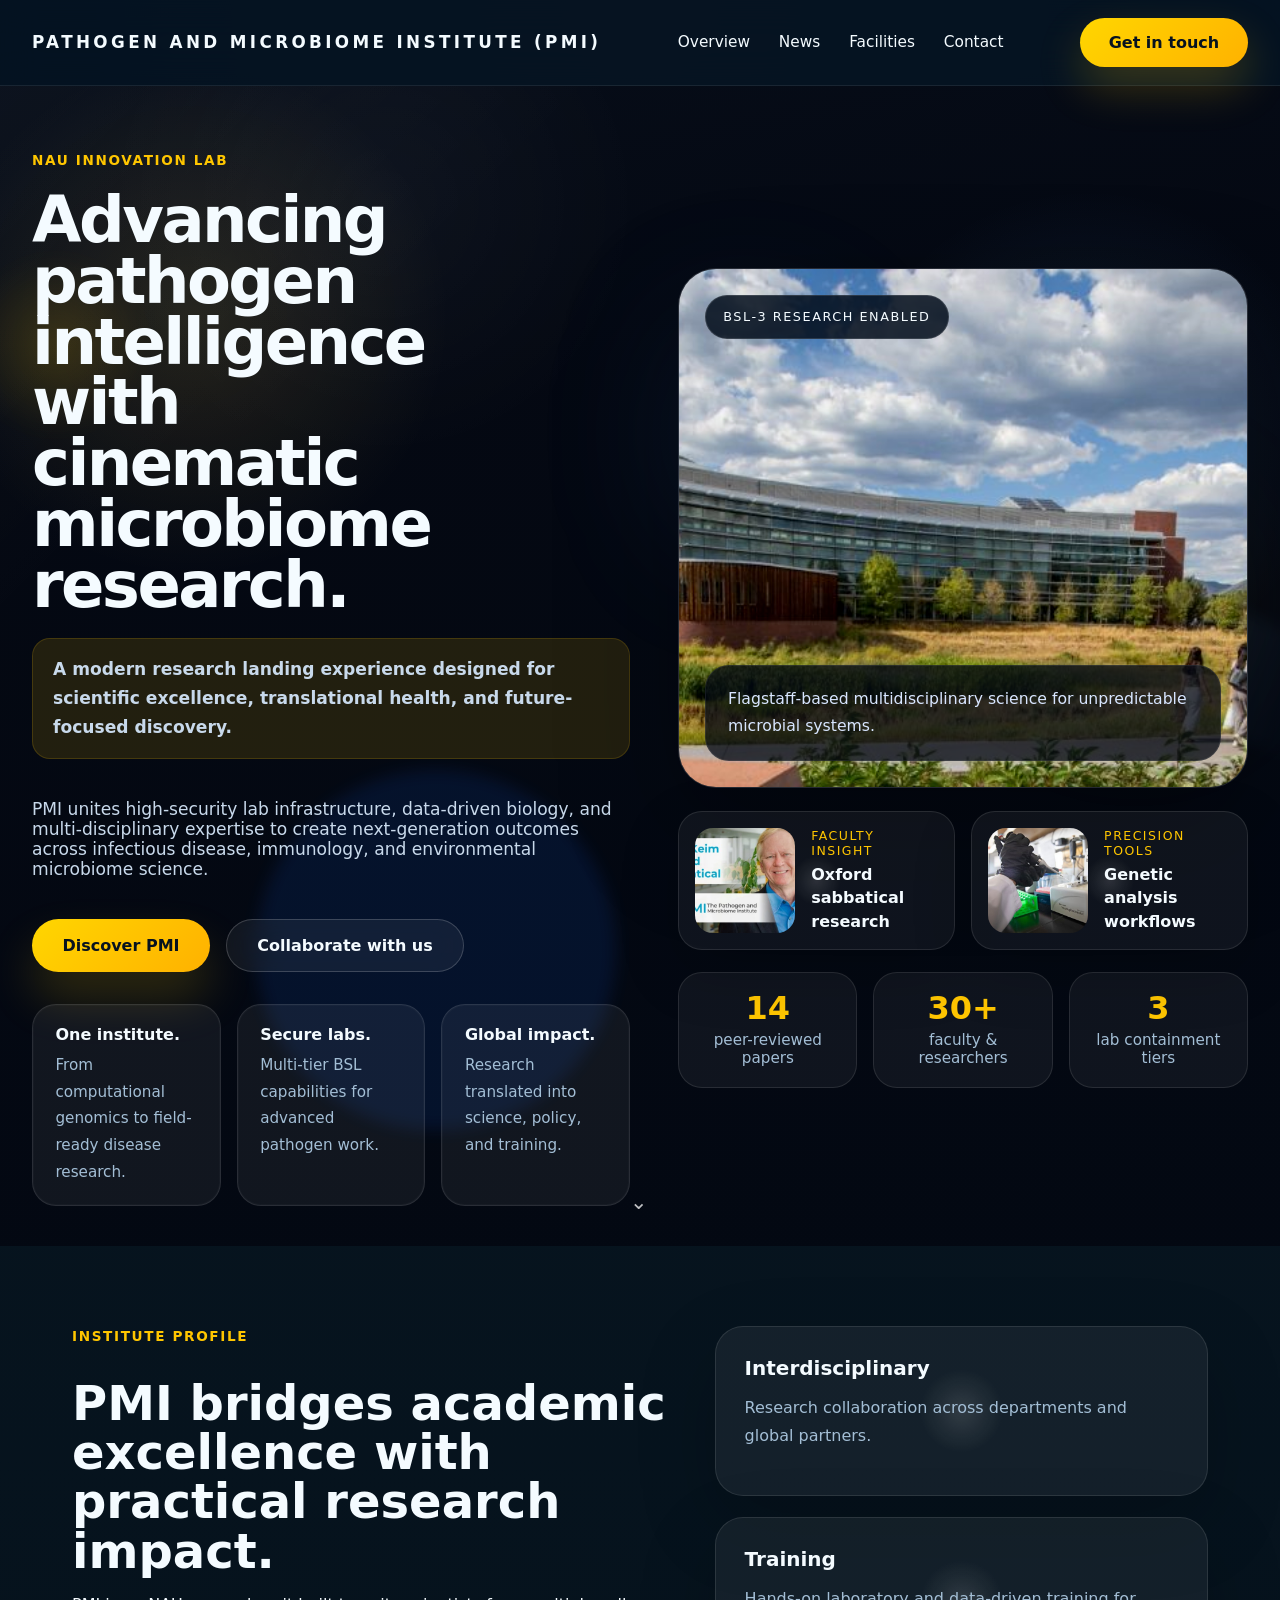
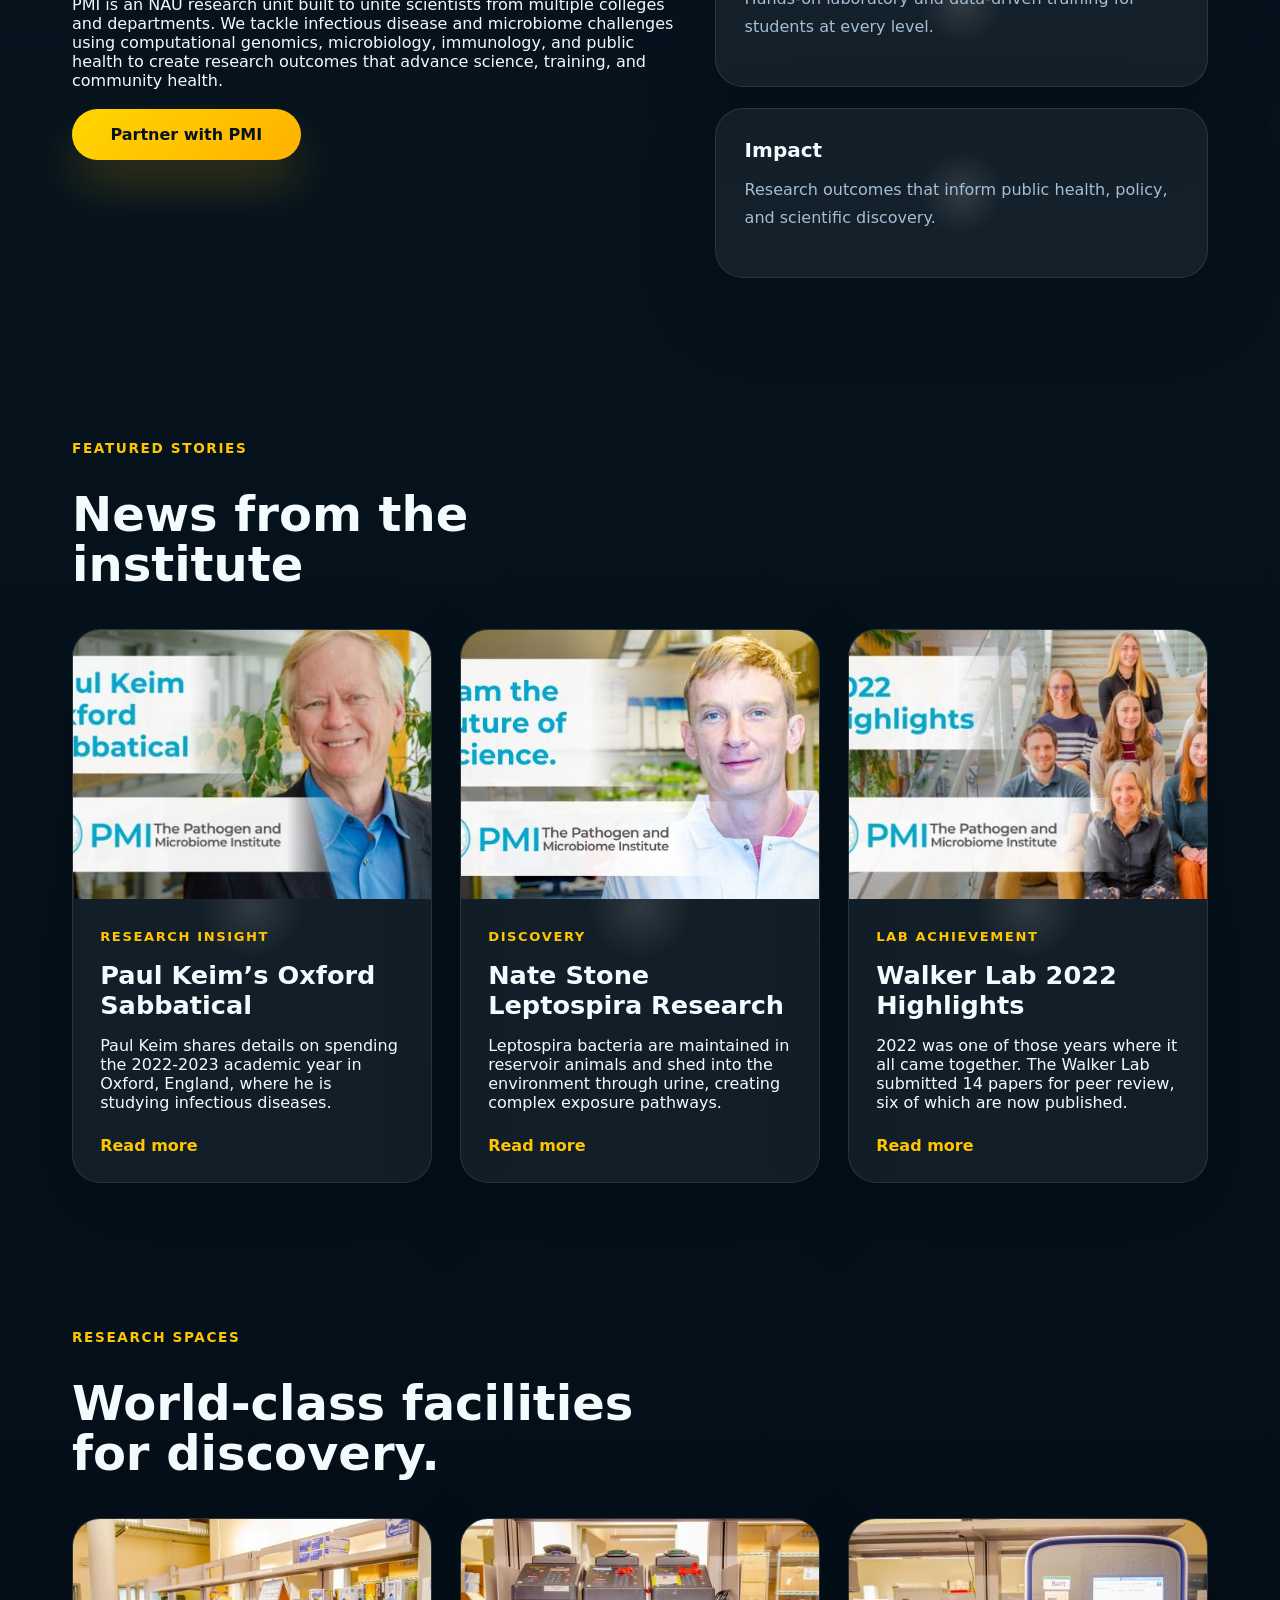
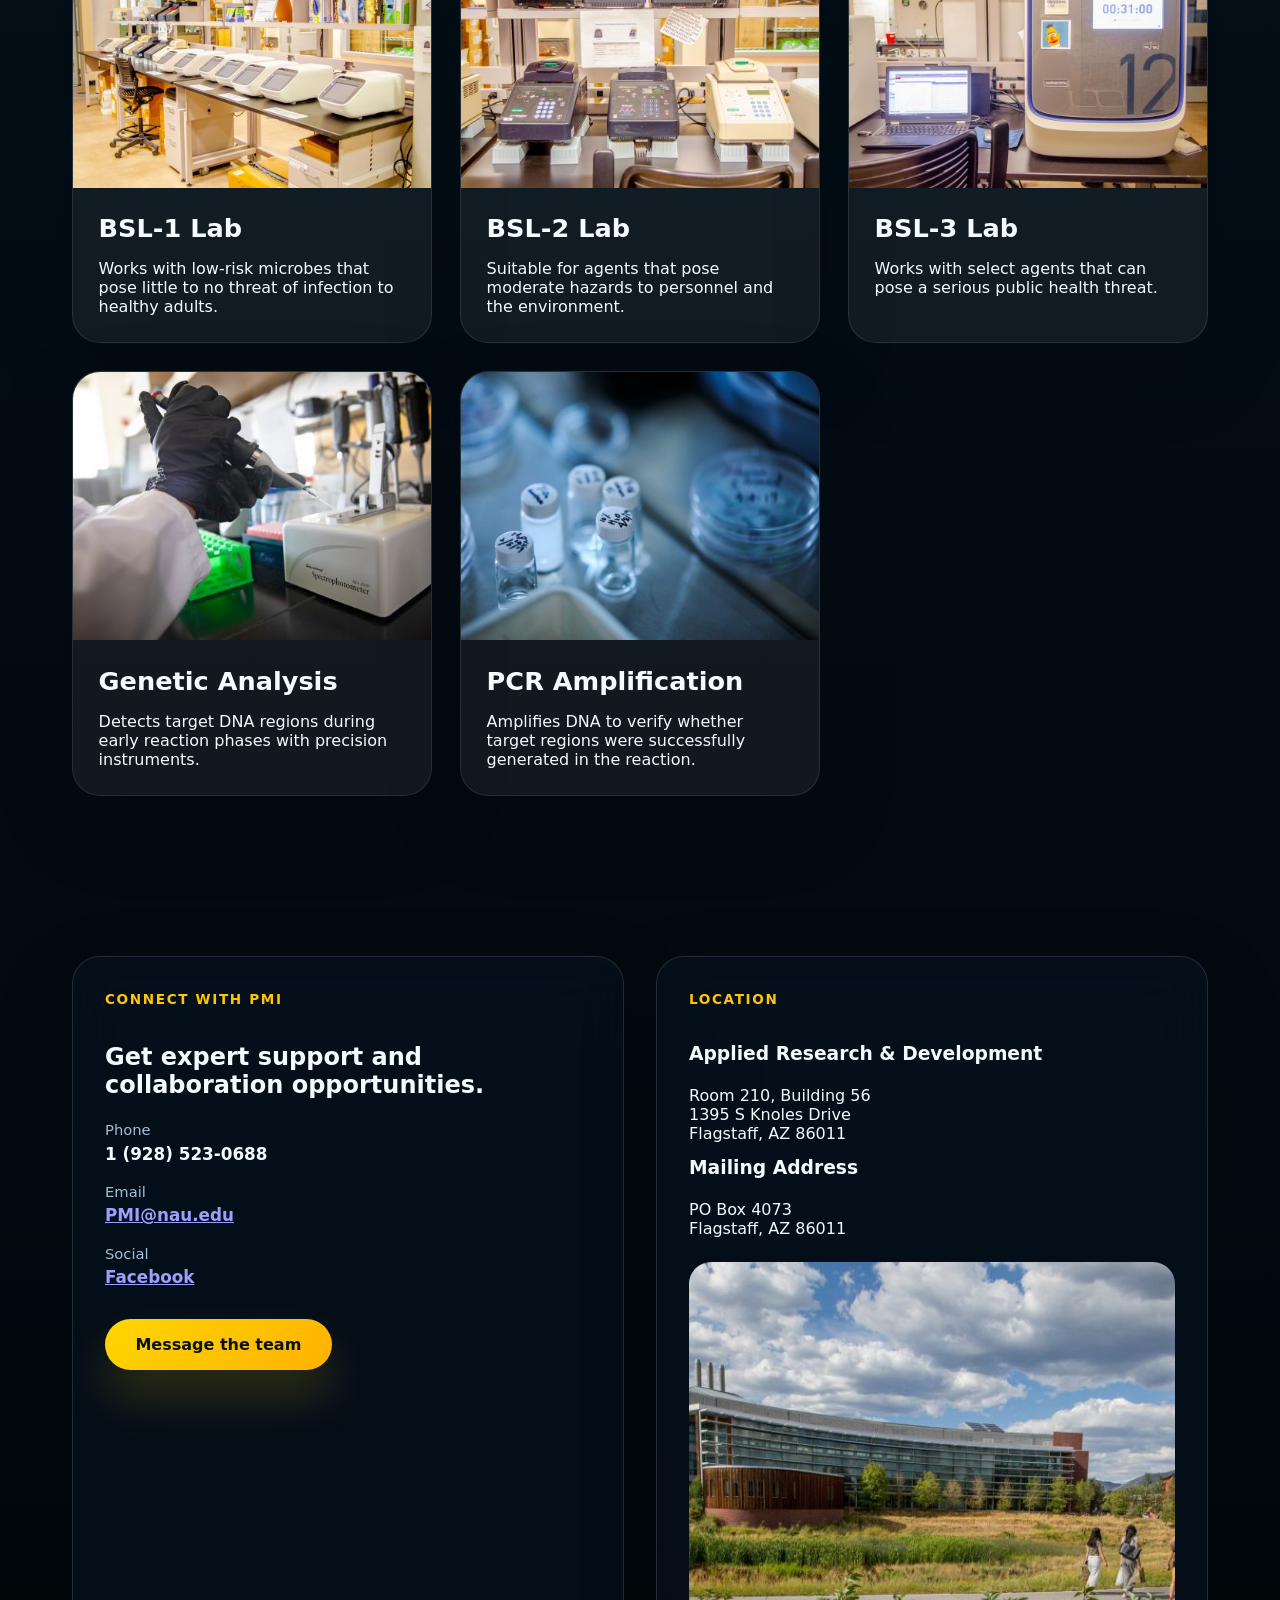
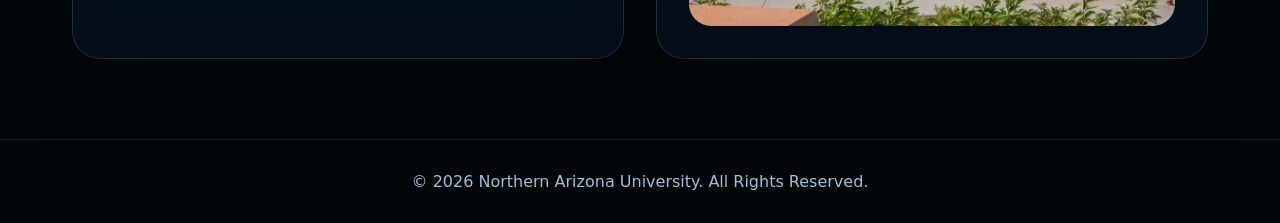
<file: index.html>
<!DOCTYPE html>
<html lang="en">
<head>
    <meta charset="UTF-8">
    <meta name="viewport" content="width=device-width, initial-scale=1.0">
    <title>The Pathogen & Microbiome Institute | Northern Arizona University</title>
    <link rel="stylesheet" href="css/style.css">
</head>
<body>
    <a class="skip-link" href="#main-content">Skip to content</a>

    <header class="site-header">
        <div class="header-shell">
            <a href="#" class="brand-mark">Pathogen and Microbiome Institute (PMI)</a>
            <nav class="site-nav" aria-label="Primary navigation">
                <a href="#overview">Overview</a>
                <a href="#news">News</a>
                <a href="#facilities">Facilities</a>
                <a href="#contact">Contact</a>
            </nav>
            <a href="#contact" class="nav-cta">Get in touch</a>
        </div>
    </header>

    <main id="main-content">
        <section class="hero reveal" id="hero">
            <div class="hero-shell">
                <div class="hero-copy">
                    <span class="eyebrow">NAU Innovation Lab</span>
                    <div class="hero-title-wrap">
                        <h1>Advancing pathogen intelligence with cinematic microbiome research.</h1>
                        <p class="hero-kicker">A modern research landing experience designed for scientific excellence, translational health, and future-focused discovery.</p>
                    </div>
                    <p>PMI unites high-security lab infrastructure, data-driven biology, and multi-disciplinary expertise to create next-generation outcomes across infectious disease, immunology, and environmental microbiome science.</p>
                    <div class="hero-actions">
                        <a href="#overview" class="btn btn-primary">Discover PMI</a>
                        <a href="#contact" class="btn btn-secondary">Collaborate with us</a>
                    </div>
                    <div class="hero-highlights">
                        <div class="hero-highlight">
                            <strong>One institute.</strong>
                            <span>From computational genomics to field-ready disease research.</span>
                        </div>
                        <div class="hero-highlight">
                            <strong>Secure labs.</strong>
                            <span>Multi-tier BSL capabilities for advanced pathogen work.</span>
                        </div>
                        <div class="hero-highlight">
                            <strong>Global impact.</strong>
                            <span>Research translated into science, policy, and training.</span>
                        </div>
                    </div>
                </div>

                <div class="hero-media">
                    <div class="hero-media__scene">
                        <div class="hero-media__backdrop"></div>
                        <div class="hero-frame interactive-card">
                            <img src="assets/Images/PMI_Building.jpg" alt="PMI building entrance" loading="eager">
                            <div class="hero-frame__badge">BSL-3 research enabled</div>
                            <div class="hero-frame__caption">Flagstaff-based multidisciplinary science for unpredictable microbial systems.</div>
                        </div>
                        <div class="hero-mini-grid">
                            <article class="hero-mini-card interactive-card">
                                <img src="assets/Images/Paul Keims Oxford Sabbatical.jpg" alt="Oxford Sabbatical" loading="lazy">
                                <div>
                                    <span>Faculty Insight</span>
                                    <strong>Oxford sabbatical research</strong>
                                </div>
                            </article>
                            <article class="hero-mini-card interactive-card">
                                <img src="assets/Images/Genetic analysis.jpg" alt="Genetic Analysis" loading="lazy">
                                <div>
                                    <span>Precision tools</span>
                                    <strong>Genetic analysis workflows</strong>
                                </div>
                            </article>
                        </div>
                        <div class="hero-stat-panel">
                            <div>
                                <strong>14</strong>
                                <span>peer-reviewed papers</span>
                            </div>
                            <div>
                                <strong>30+</strong>
                                <span>faculty & researchers</span>
                            </div>
                            <div>
                                <strong>3</strong>
                                <span>lab containment tiers</span>
                            </div>
                        </div>
                    </div>
                </div>
            </div>
            <div class="hero-shapes">
                <div class="shape shape--circle"></div>
                <div class="shape shape--stripe"></div>
                <div class="shape shape--blur"></div>
            </div>
            <div class="hero-scroll-indicator">
                <!--<span>Scroll</span>-->
                <span class="arrow">⌄</span>
            </div>
        </section>

        <section class="overview section-shell reveal" id="overview">
            <div class="section-grid">
                <div class="overview-copy">
                    <p class="section-label">Institute profile</p>
                    <h2>PMI bridges academic excellence with practical research impact.</h2>
                    </br>
                    <p>PMI is an NAU research unit built to unite scientists from multiple colleges and departments. We tackle infectious disease and microbiome challenges using computational genomics, microbiology, immunology, and public health to create research outcomes that advance science, training, and community health.</p>
                </br>
                    <a href="#contact" class="btn btn-primary btn-medium">Partner with PMI</a>
                </div>
                <div class="overview-cards">
                    <article class="stat-card interactive-card" data-title="Interdisciplinary" data-description="Computational biology, genomics, immunology, and public health under one institute.">
                        <h3>Interdisciplinary</h3>
                        <p>Research collaboration across departments and global partners.</p>
                    </article>
                    <article class="stat-card interactive-card" data-title="Training" data-description="Hands-on laboratory and data-driven training for students at every level.">
                        <h3>Training</h3>
                        <p>Hands-on laboratory and data-driven training for students at every level.</p>
                    </article>
                    <article class="stat-card interactive-card" data-title="Impact" data-description="Research outcomes that inform public health, policy, and scientific discovery.">
                        <h3>Impact</h3>
                        <p>Research outcomes that inform public health, policy, and scientific discovery.</p>
                    </article>
                </div>
            </div>
        </section>

        <section class="news section-shell reveal" id="news">
            <div class="section-heading">
                <p class="section-label">Featured stories</p>
                <h2>News from the institute</h2>
            </div>
            <div class="news-grid">
                <article class="news-card interactive-card" data-title="Oxford Sabbatical" data-description="Professor Paul Keim shares insights from his year at Oxford studying infectious diseases.">
                    <img src="assets/Images/Paul Keims Oxford Sabbatical.jpg" alt="Oxford Sabbatical" loading="lazy">
                    <div class="news-copy">
                        <span class="news-tag">Research insight</span>
                        <h3>Paul Keim’s Oxford Sabbatical</h3>
                        <p>Paul Keim shares details on spending the 2022-2023 academic year in Oxford, England, where he is studying infectious diseases.</p>
                        <a href="#" class="news-link">Read more</a>
                    </div>
                </article>
                <article class="news-card interactive-card" data-title="Leptospira Research" data-description="Nate Stone investigates reservoir hosts and environmental transmission pathways.">
                    <img src="assets/Images/Nate Store.jpg" alt="Leptospira Research" loading="lazy">
                    <div class="news-copy">
                        <span class="news-tag">Discovery</span>
                        <h3>Nate Stone Leptospira Research</h3>
                        <p>Leptospira bacteria are maintained in reservoir animals and shed into the environment through urine, creating complex exposure pathways.</p>
                        <a href="#" class="news-link">Read more</a>
                    </div>
                </article>
                <article class="news-card interactive-card" data-title="Walker Lab" data-description="Walker Lab research achievements include 14 submissions and six published papers in one year.">
                    <img src="assets/Images/Walker Lab 2022.jpg" alt="Walker Lab Highlights" loading="lazy">
                    <div class="news-copy">
                        <span class="news-tag">Lab achievement</span>
                        <h3>Walker Lab 2022 Highlights</h3>
                        <p>2022 was one of those years where it all came together. The Walker Lab submitted 14 papers for peer review, six of which are now published.</p>
                        <a href="#" class="news-link">Read more</a>
                    </div>
                </article>
            </div>
        </section>

        <section class="facilities section-shell reveal" id="facilities">
            <div class="section-heading">
                <p class="section-label">Research spaces</p>
                <h2>World-class facilities for discovery.</h2>
            </div>
            <div class="facilities-grid">
                <article class="facility-card interactive-card" data-title="BSL-1" data-description="Low-risk biology research in a mission-ready lab space.">
                    <img src="assets/Images/Facilities_BSL-1.jpg" alt="BSL-1 Lab" loading="lazy">
                    <div class="facility-copy">
                        <h3>BSL-1 Lab</h3>
                        <p>Works with low-risk microbes that pose little to no threat of infection to healthy adults.</p>
                    </div>
                </article>
                <article class="facility-card interactive-card" data-title="BSL-2" data-description="Moderate-hazard laboratory capabilities for advanced pathogen work.">
                    <img src="assets/Images/Facilities_BLS-2.jpg" alt="BSL-2 Lab" loading="lazy">
                    <div class="facility-copy">
                        <h3>BSL-2 Lab</h3>
                        <p>Suitable for agents that pose moderate hazards to personnel and the environment.</p>
                    </div>
                </article>
                <article class="facility-card interactive-card" data-title="BSL-3" data-description="Specialized containment for high-risk pathogen research.">
                    <img src="assets/Images/Facilities_BSL-3.jpg" alt="BSL-3 Lab" loading="lazy">
                    <div class="facility-copy">
                        <h3>BSL-3 Lab</h3>
                        <p>Works with select agents that can pose a serious public health threat.</p>
                    </div>
                </article>
                <article class="facility-card interactive-card" data-title="Genetic Analysis" data-description="Precision DNA detection technology for early-stage research.">
                    <img src="assets/Images/Genetic analysis.jpg" alt="Genetic Analysis" loading="lazy">
                    <div class="facility-copy">
                        <h3>Genetic Analysis</h3>
                        <p>Detects target DNA regions during early reaction phases with precision instruments.</p>
                    </div>
                </article>
                <article class="facility-card interactive-card" data-title="PCR Amplification" data-description="Rapid DNA amplification with advanced thermal cycling systems.">
                    <img src="assets/Images/PCR Amplification.jpg" alt="PCR Amplification" loading="lazy">
                    <div class="facility-copy">
                        <h3>PCR Amplification</h3>
                        <p>Amplifies DNA to verify whether target regions were successfully generated in the reaction.</p>
                    </div>
                </article>
            </div>
        </section>

        <section class="contact section-shell reveal" id="contact">
            <div class="contact-grid">
                <div class="contact-panel glass-panel">
                    <p class="section-label">Connect with PMI</p>
                    <h2>Get expert support and collaboration opportunities.</h2>
                    <div class="contact-list">
                        <div>
                            <span>Phone</span>
                            <strong>1 (928) 523-0688</strong>
                        </div>
                        <div>
                            <span>Email</span>
                            <strong><a href="mailto:PMI@nau.edu">PMI@nau.edu</a></strong>
                        </div>
                        <div>
                            <span>Social</span>
                            <strong><a href="https://www.facebook.com/PathogenMicrobiomeInstitute/">Facebook</a></strong>
                        </div>
                    </div>
                    <a href="mailto:PMI@nau.edu" class="btn btn-primary">Message the team</a>
                </div>
                <div class="location-panel glass-panel">
                    <p class="section-label">Location</p>
                    <h3>Applied Research & Development</h3>
                    <p>Room 210, Building 56<br>1395 S Knoles Drive<br>Flagstaff, AZ 86011</p>
                    <h3>Mailing Address</h3>
                    <p>PO Box 4073<br>Flagstaff, AZ 86011</p>
                    <img src="assets/Images/PMI_Building.jpg" alt="PMI building exterior" loading="lazy">
                </div>
            </div>
        </section>
    </main>

    <footer class="site-footer">
        <div class="footer-shell">
            <p>© 2026 Northern Arizona University. All Rights Reserved.</p>
        </div>
    </footer>

    <script src="js/script.js"></script>
</body>
</html>
</file>
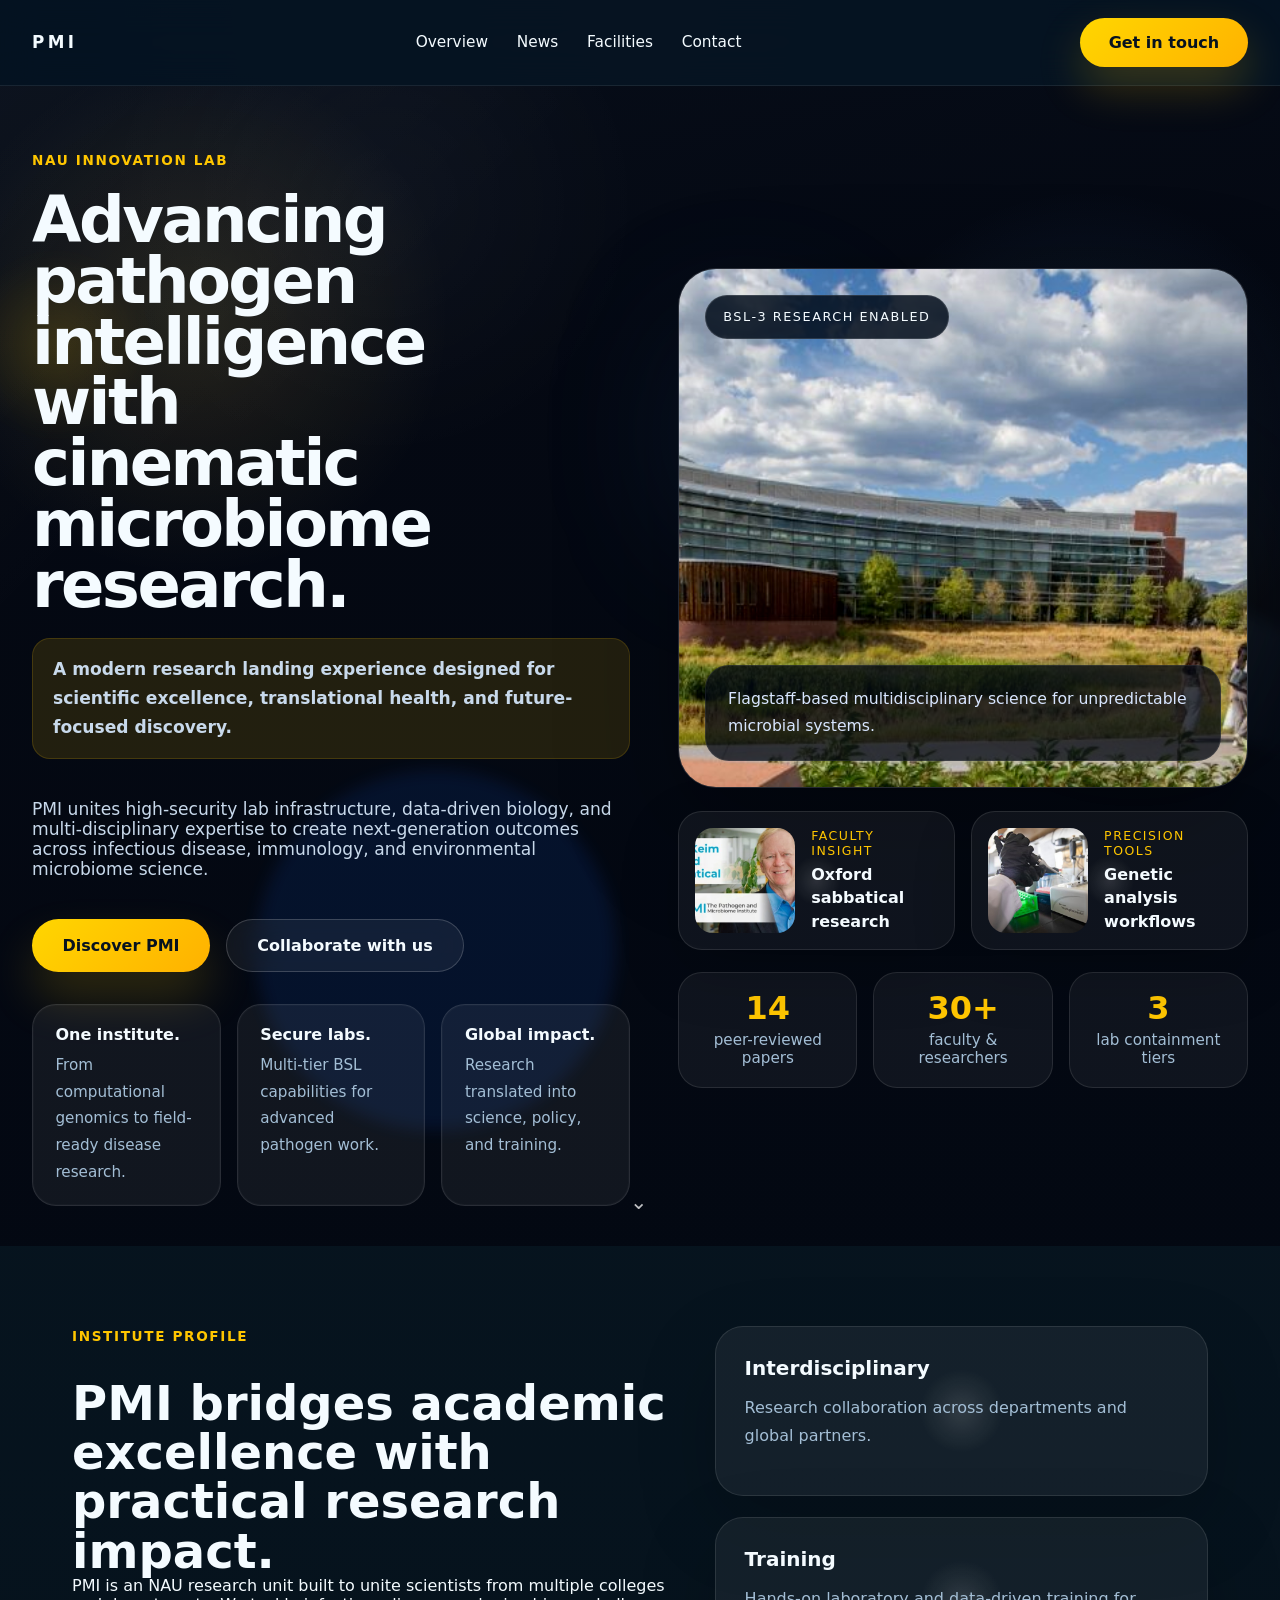
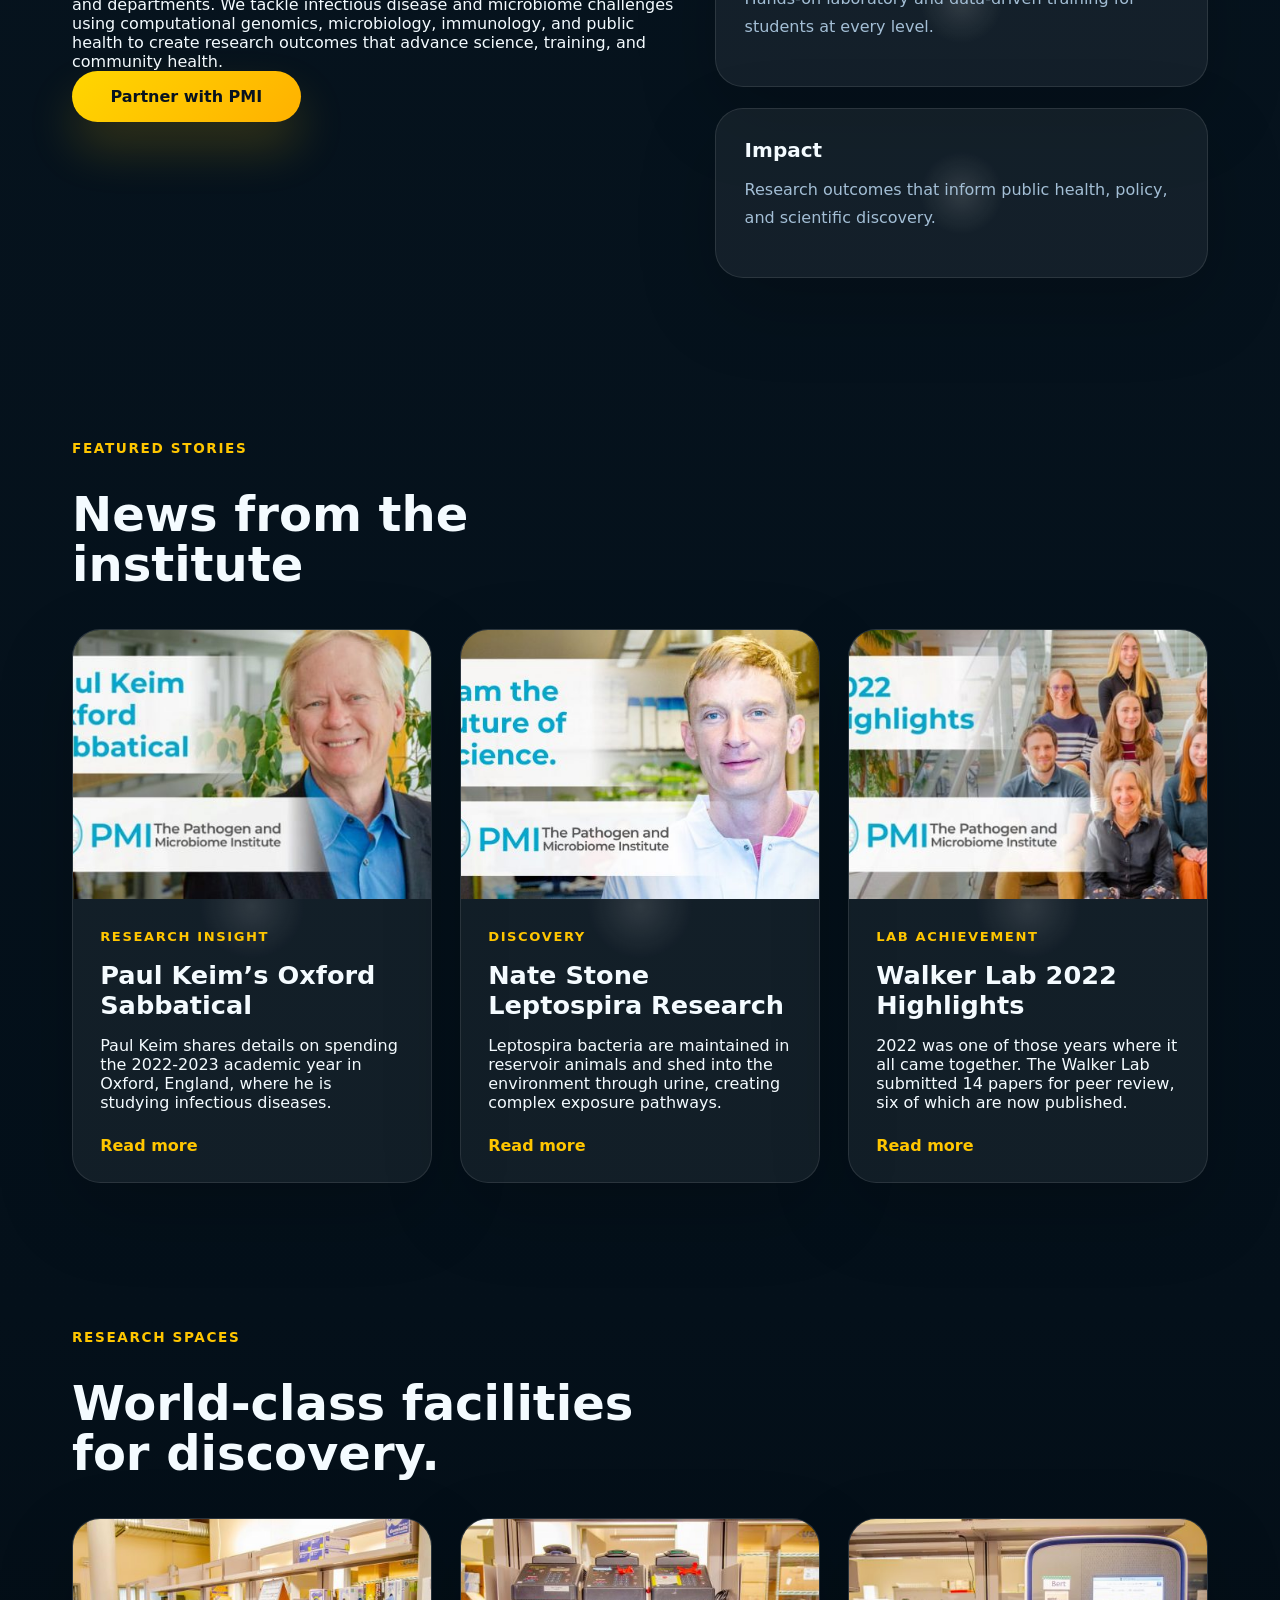
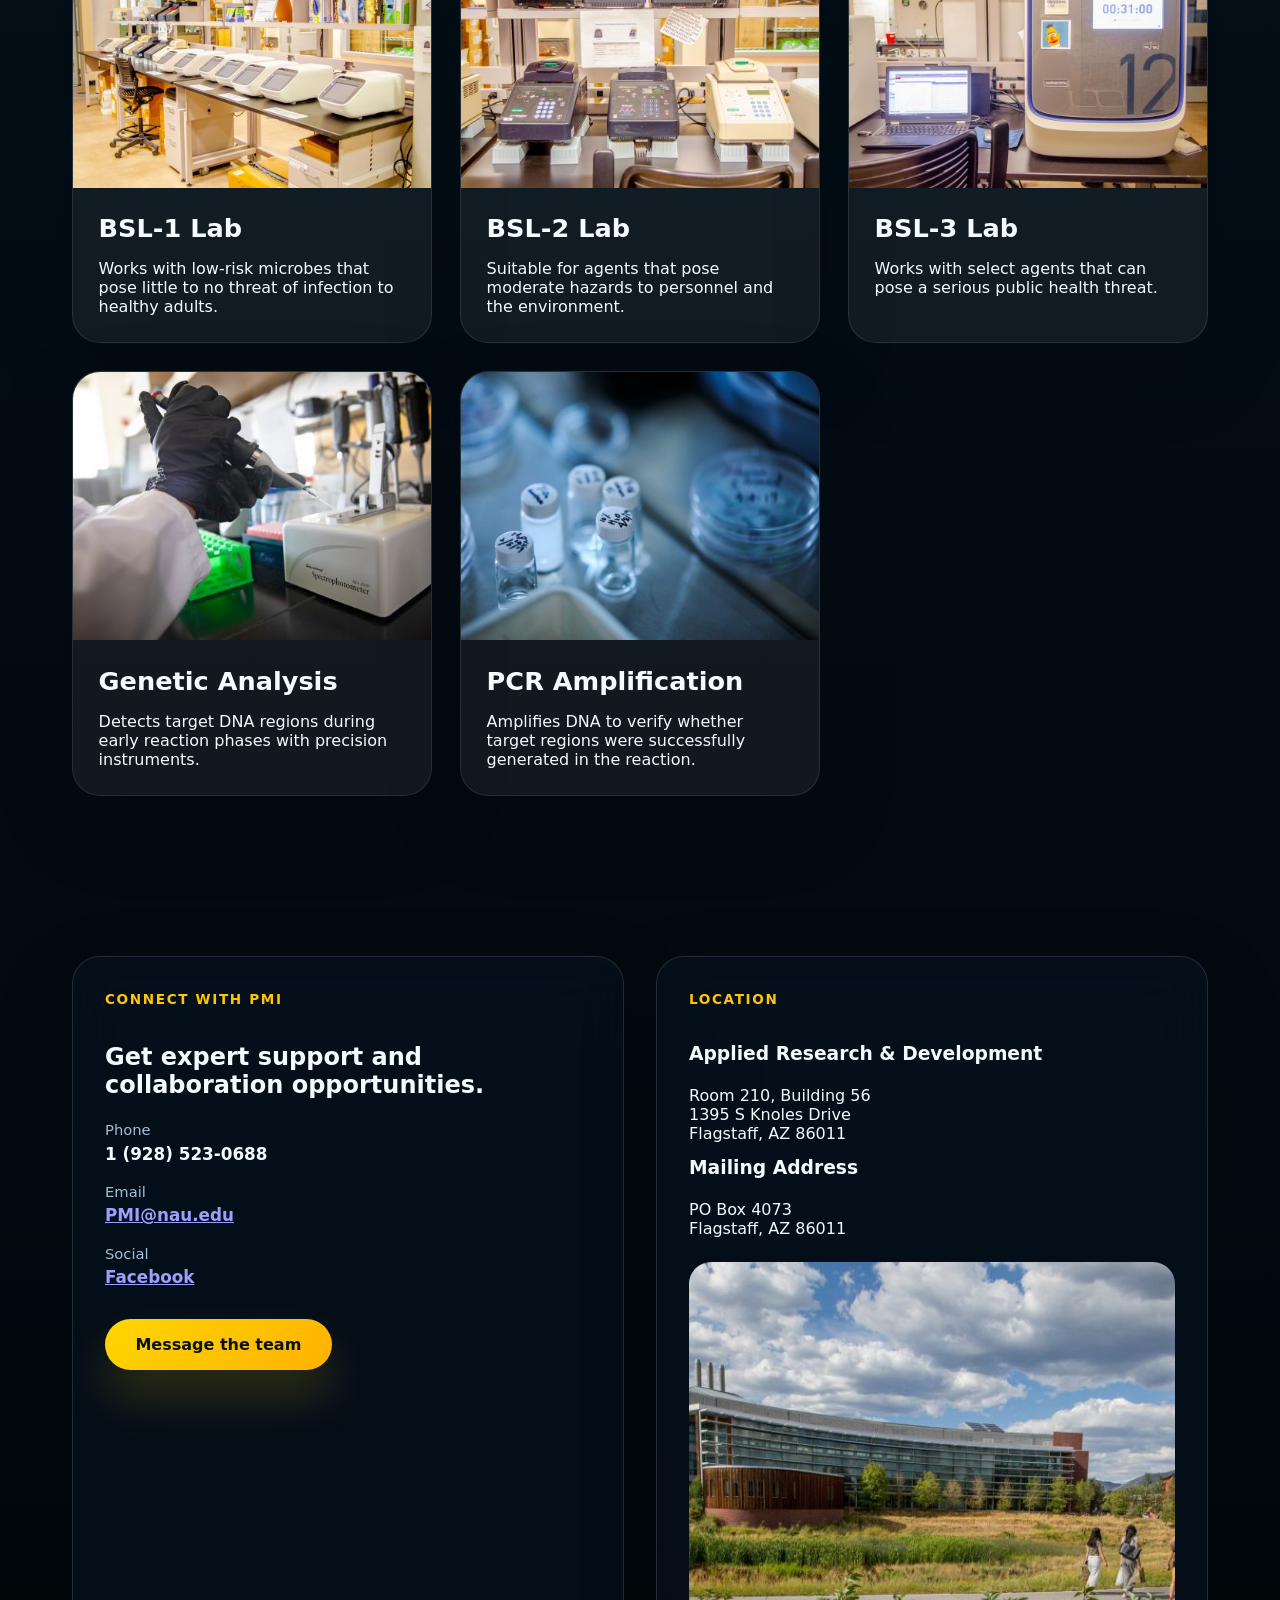
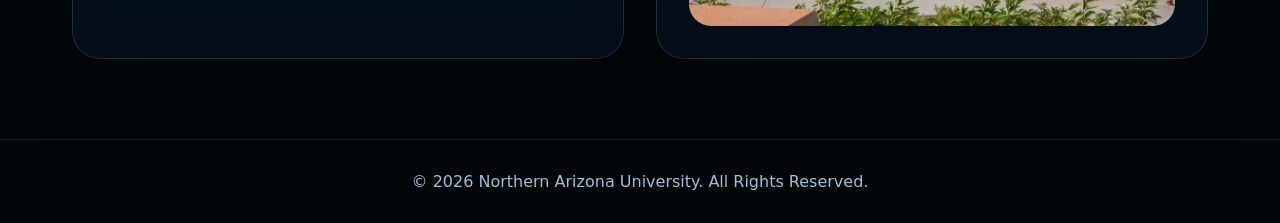
<file: index copy.html>
<!DOCTYPE html>
<html lang="en">
<head>
    <meta charset="UTF-8">
    <meta name="viewport" content="width=device-width, initial-scale=1.0">
    <title>The Pathogen & Microbiome Institute | Northern Arizona University</title>
    <link rel="stylesheet" href="css/style.css">
</head>
<body>
    <a class="skip-link" href="#main-content">Skip to content</a>

    <header class="site-header">
        <div class="header-shell">
            <a href="#" class="brand-mark">PMI</a>
            <nav class="site-nav" aria-label="Primary navigation">
                <a href="#overview">Overview</a>
                <a href="#news">News</a>
                <a href="#facilities">Facilities</a>
                <a href="#contact">Contact</a>
            </nav>
            <a href="#contact" class="nav-cta">Get in touch</a>
        </div>
    </header>

    <main id="main-content">
        <section class="hero reveal" id="hero">
            <div class="hero-shell">
                <div class="hero-copy">
                    <span class="eyebrow">NAU Innovation Lab</span>
                    <div class="hero-title-wrap">
                        <h1>Advancing pathogen intelligence with cinematic microbiome research.</h1>
                        <p class="hero-kicker">A modern research landing experience designed for scientific excellence, translational health, and future-focused discovery.</p>
                    </div>
                    <p>PMI unites high-security lab infrastructure, data-driven biology, and multi-disciplinary expertise to create next-generation outcomes across infectious disease, immunology, and environmental microbiome science.</p>
                    <div class="hero-actions">
                        <a href="#overview" class="btn btn-primary">Discover PMI</a>
                        <a href="#contact" class="btn btn-secondary">Collaborate with us</a>
                    </div>
                    <div class="hero-highlights">
                        <div class="hero-highlight">
                            <strong>One institute.</strong>
                            <span>From computational genomics to field-ready disease research.</span>
                        </div>
                        <div class="hero-highlight">
                            <strong>Secure labs.</strong>
                            <span>Multi-tier BSL capabilities for advanced pathogen work.</span>
                        </div>
                        <div class="hero-highlight">
                            <strong>Global impact.</strong>
                            <span>Research translated into science, policy, and training.</span>
                        </div>
                    </div>
                </div>

                <div class="hero-media">
                    <div class="hero-media__scene">
                        <div class="hero-media__backdrop"></div>
                        <div class="hero-frame interactive-card">
                            <img src="assets/Images/PMI_Building.jpg" alt="PMI building entrance" loading="eager">
                            <div class="hero-frame__badge">BSL-3 research enabled</div>
                            <div class="hero-frame__caption">Flagstaff-based multidisciplinary science for unpredictable microbial systems.</div>
                        </div>
                        <div class="hero-mini-grid">
                            <article class="hero-mini-card interactive-card">
                                <img src="assets/Images/Paul Keims Oxford Sabbatical.jpg" alt="Oxford Sabbatical" loading="lazy">
                                <div>
                                    <span>Faculty Insight</span>
                                    <strong>Oxford sabbatical research</strong>
                                </div>
                            </article>
                            <article class="hero-mini-card interactive-card">
                                <img src="assets/Images/Genetic analysis.jpg" alt="Genetic Analysis" loading="lazy">
                                <div>
                                    <span>Precision tools</span>
                                    <strong>Genetic analysis workflows</strong>
                                </div>
                            </article>
                        </div>
                        <div class="hero-stat-panel">
                            <div>
                                <strong>14</strong>
                                <span>peer-reviewed papers</span>
                            </div>
                            <div>
                                <strong>30+</strong>
                                <span>faculty & researchers</span>
                            </div>
                            <div>
                                <strong>3</strong>
                                <span>lab containment tiers</span>
                            </div>
                        </div>
                    </div>
                </div>
            </div>
            <div class="hero-shapes">
                <div class="shape shape--circle"></div>
                <div class="shape shape--stripe"></div>
                <div class="shape shape--blur"></div>
            </div>
            <div class="hero-scroll-indicator">
                <!--<span>Scroll</span>-->
                <span class="arrow">⌄</span>
            </div>
        </section>

        <section class="overview section-shell reveal" id="overview">
            <div class="section-grid">
                <div class="overview-copy">
                    <p class="section-label">Institute profile</p>
                    <h2>PMI bridges academic excellence with practical research impact.</h2>
                    <p>PMI is an NAU research unit built to unite scientists from multiple colleges and departments. We tackle infectious disease and microbiome challenges using computational genomics, microbiology, immunology, and public health to create research outcomes that advance science, training, and community health.</p>
                    <a href="#contact" class="btn btn-primary btn-medium">Partner with PMI</a>
                </div>
                <div class="overview-cards">
                    <article class="stat-card interactive-card" data-title="Interdisciplinary" data-description="Computational biology, genomics, immunology, and public health under one institute.">
                        <h3>Interdisciplinary</h3>
                        <p>Research collaboration across departments and global partners.</p>
                    </article>
                    <article class="stat-card interactive-card" data-title="Training" data-description="Hands-on laboratory and data-driven training for students at every level.">
                        <h3>Training</h3>
                        <p>Hands-on laboratory and data-driven training for students at every level.</p>
                    </article>
                    <article class="stat-card interactive-card" data-title="Impact" data-description="Research outcomes that inform public health, policy, and scientific discovery.">
                        <h3>Impact</h3>
                        <p>Research outcomes that inform public health, policy, and scientific discovery.</p>
                    </article>
                </div>
            </div>
        </section>

        <section class="news section-shell reveal" id="news">
            <div class="section-heading">
                <p class="section-label">Featured stories</p>
                <h2>News from the institute</h2>
            </div>
            <div class="news-grid">
                <article class="news-card interactive-card" data-title="Oxford Sabbatical" data-description="Professor Paul Keim shares insights from his year at Oxford studying infectious diseases.">
                    <img src="assets/Images/Paul Keims Oxford Sabbatical.jpg" alt="Oxford Sabbatical" loading="lazy">
                    <div class="news-copy">
                        <span class="news-tag">Research insight</span>
                        <h3>Paul Keim’s Oxford Sabbatical</h3>
                        <p>Paul Keim shares details on spending the 2022-2023 academic year in Oxford, England, where he is studying infectious diseases.</p>
                        <a href="#" class="news-link">Read more</a>
                    </div>
                </article>
                <article class="news-card interactive-card" data-title="Leptospira Research" data-description="Nate Stone investigates reservoir hosts and environmental transmission pathways.">
                    <img src="assets/Images/Nate Store.jpg" alt="Leptospira Research" loading="lazy">
                    <div class="news-copy">
                        <span class="news-tag">Discovery</span>
                        <h3>Nate Stone Leptospira Research</h3>
                        <p>Leptospira bacteria are maintained in reservoir animals and shed into the environment through urine, creating complex exposure pathways.</p>
                        <a href="#" class="news-link">Read more</a>
                    </div>
                </article>
                <article class="news-card interactive-card" data-title="Walker Lab" data-description="Walker Lab research achievements include 14 submissions and six published papers in one year.">
                    <img src="assets/Images/Walker Lab 2022.jpg" alt="Walker Lab Highlights" loading="lazy">
                    <div class="news-copy">
                        <span class="news-tag">Lab achievement</span>
                        <h3>Walker Lab 2022 Highlights</h3>
                        <p>2022 was one of those years where it all came together. The Walker Lab submitted 14 papers for peer review, six of which are now published.</p>
                        <a href="#" class="news-link">Read more</a>
                    </div>
                </article>
            </div>
        </section>

        <section class="facilities section-shell reveal" id="facilities">
            <div class="section-heading">
                <p class="section-label">Research spaces</p>
                <h2>World-class facilities for discovery.</h2>
            </div>
            <div class="facilities-grid">
                <article class="facility-card interactive-card" data-title="BSL-1" data-description="Low-risk biology research in a mission-ready lab space.">
                    <img src="assets/Images/Facilities_BSL-1.jpg" alt="BSL-1 Lab" loading="lazy">
                    <div class="facility-copy">
                        <h3>BSL-1 Lab</h3>
                        <p>Works with low-risk microbes that pose little to no threat of infection to healthy adults.</p>
                    </div>
                </article>
                <article class="facility-card interactive-card" data-title="BSL-2" data-description="Moderate-hazard laboratory capabilities for advanced pathogen work.">
                    <img src="assets/Images/Facilities_BLS-2.jpg" alt="BSL-2 Lab" loading="lazy">
                    <div class="facility-copy">
                        <h3>BSL-2 Lab</h3>
                        <p>Suitable for agents that pose moderate hazards to personnel and the environment.</p>
                    </div>
                </article>
                <article class="facility-card interactive-card" data-title="BSL-3" data-description="Specialized containment for high-risk pathogen research.">
                    <img src="assets/Images/Facilities_BSL-3.jpg" alt="BSL-3 Lab" loading="lazy">
                    <div class="facility-copy">
                        <h3>BSL-3 Lab</h3>
                        <p>Works with select agents that can pose a serious public health threat.</p>
                    </div>
                </article>
                <article class="facility-card interactive-card" data-title="Genetic Analysis" data-description="Precision DNA detection technology for early-stage research.">
                    <img src="assets/Images/Genetic analysis.jpg" alt="Genetic Analysis" loading="lazy">
                    <div class="facility-copy">
                        <h3>Genetic Analysis</h3>
                        <p>Detects target DNA regions during early reaction phases with precision instruments.</p>
                    </div>
                </article>
                <article class="facility-card interactive-card" data-title="PCR Amplification" data-description="Rapid DNA amplification with advanced thermal cycling systems.">
                    <img src="assets/Images/PCR Amplification.jpg" alt="PCR Amplification" loading="lazy">
                    <div class="facility-copy">
                        <h3>PCR Amplification</h3>
                        <p>Amplifies DNA to verify whether target regions were successfully generated in the reaction.</p>
                    </div>
                </article>
            </div>
        </section>

        <section class="contact section-shell reveal" id="contact">
            <div class="contact-grid">
                <div class="contact-panel glass-panel">
                    <p class="section-label">Connect with PMI</p>
                    <h2>Get expert support and collaboration opportunities.</h2>
                    <div class="contact-list">
                        <div>
                            <span>Phone</span>
                            <strong>1 (928) 523-0688</strong>
                        </div>
                        <div>
                            <span>Email</span>
                            <strong><a href="mailto:PMI@nau.edu">PMI@nau.edu</a></strong>
                        </div>
                        <div>
                            <span>Social</span>
                            <strong><a href="https://www.facebook.com/PathogenMicrobiomeInstitute/">Facebook</a></strong>
                        </div>
                    </div>
                    <a href="mailto:PMI@nau.edu" class="btn btn-primary">Message the team</a>
                </div>
                <div class="location-panel glass-panel">
                    <p class="section-label">Location</p>
                    <h3>Applied Research & Development</h3>
                    <p>Room 210, Building 56<br>1395 S Knoles Drive<br>Flagstaff, AZ 86011</p>
                    <h3>Mailing Address</h3>
                    <p>PO Box 4073<br>Flagstaff, AZ 86011</p>
                    <img src="assets/Images/PMI_Building.jpg" alt="PMI building exterior" loading="lazy">
                </div>
            </div>
        </section>
    </main>

    <footer class="site-footer">
        <div class="footer-shell">
            <p>© 2026 Northern Arizona University. All Rights Reserved.</p>
        </div>
    </footer>

    <script src="js/script.js"></script>
</body>
</html>
</file>
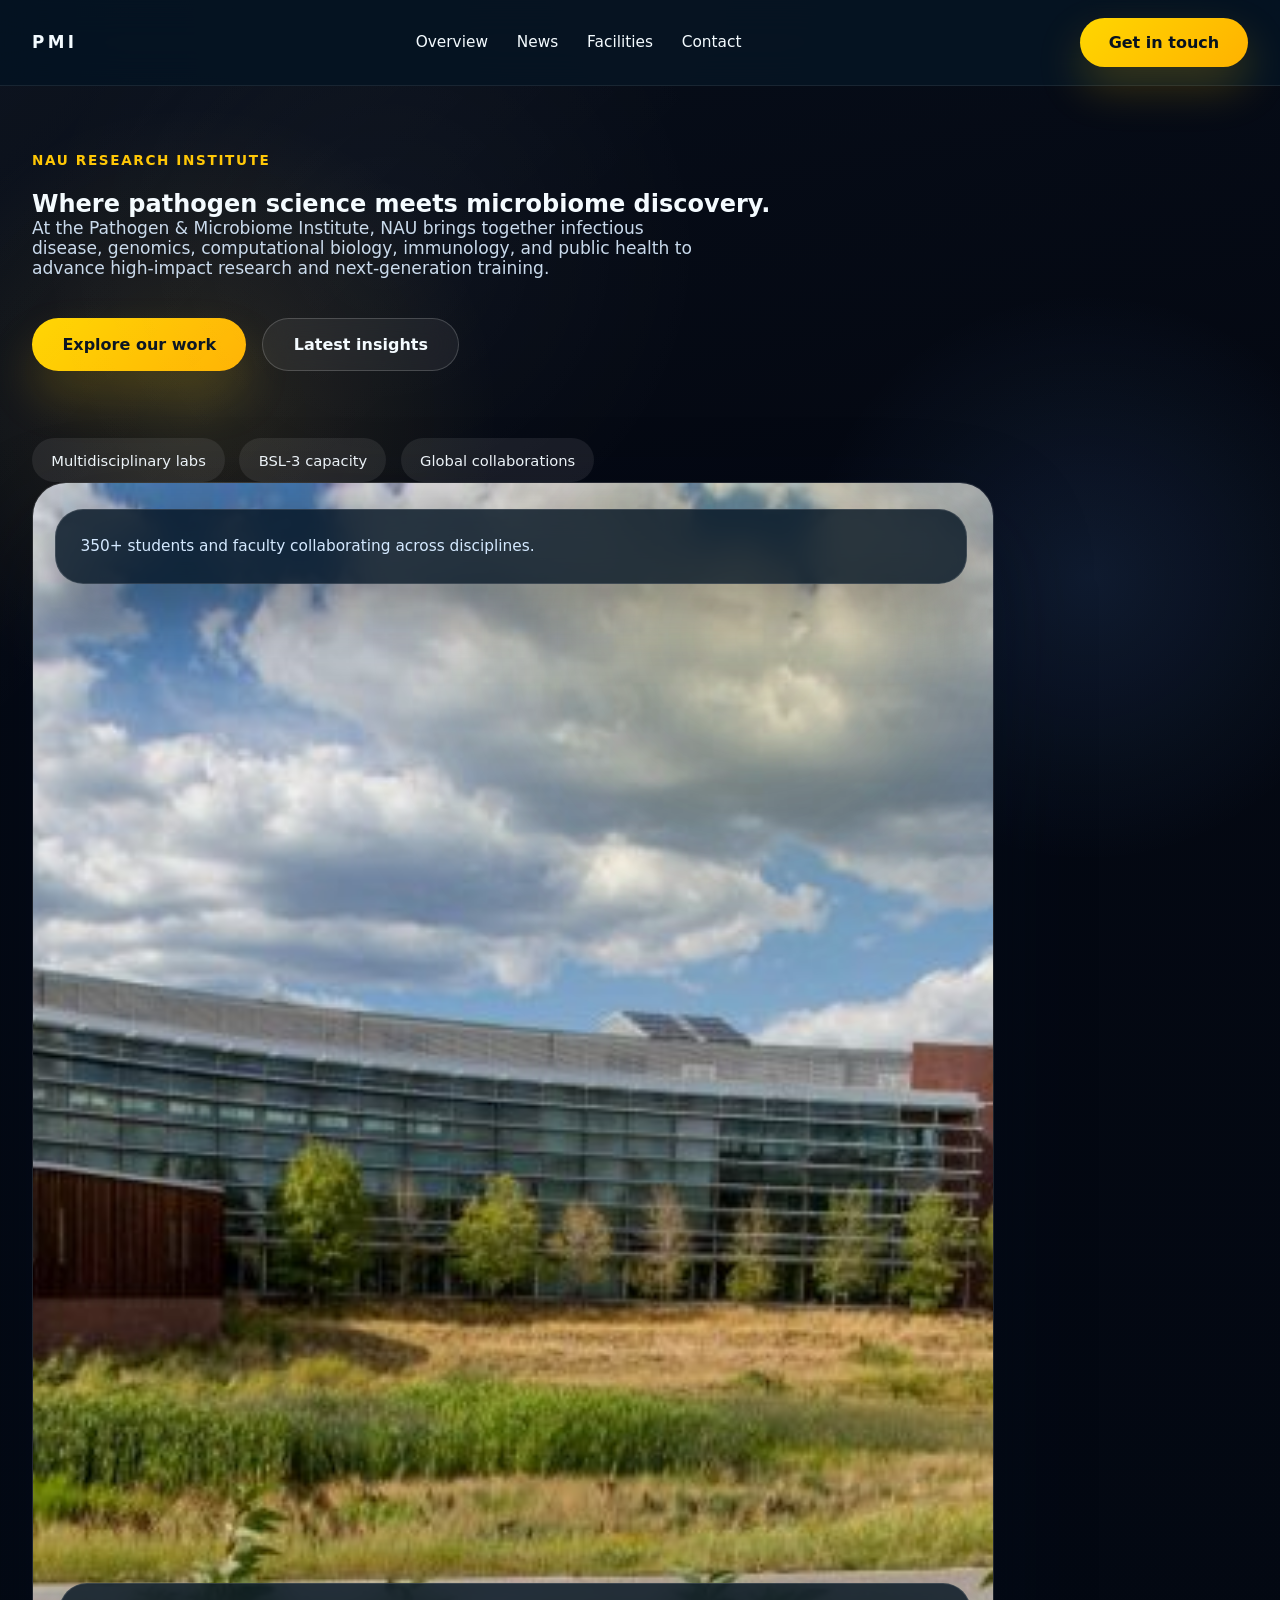
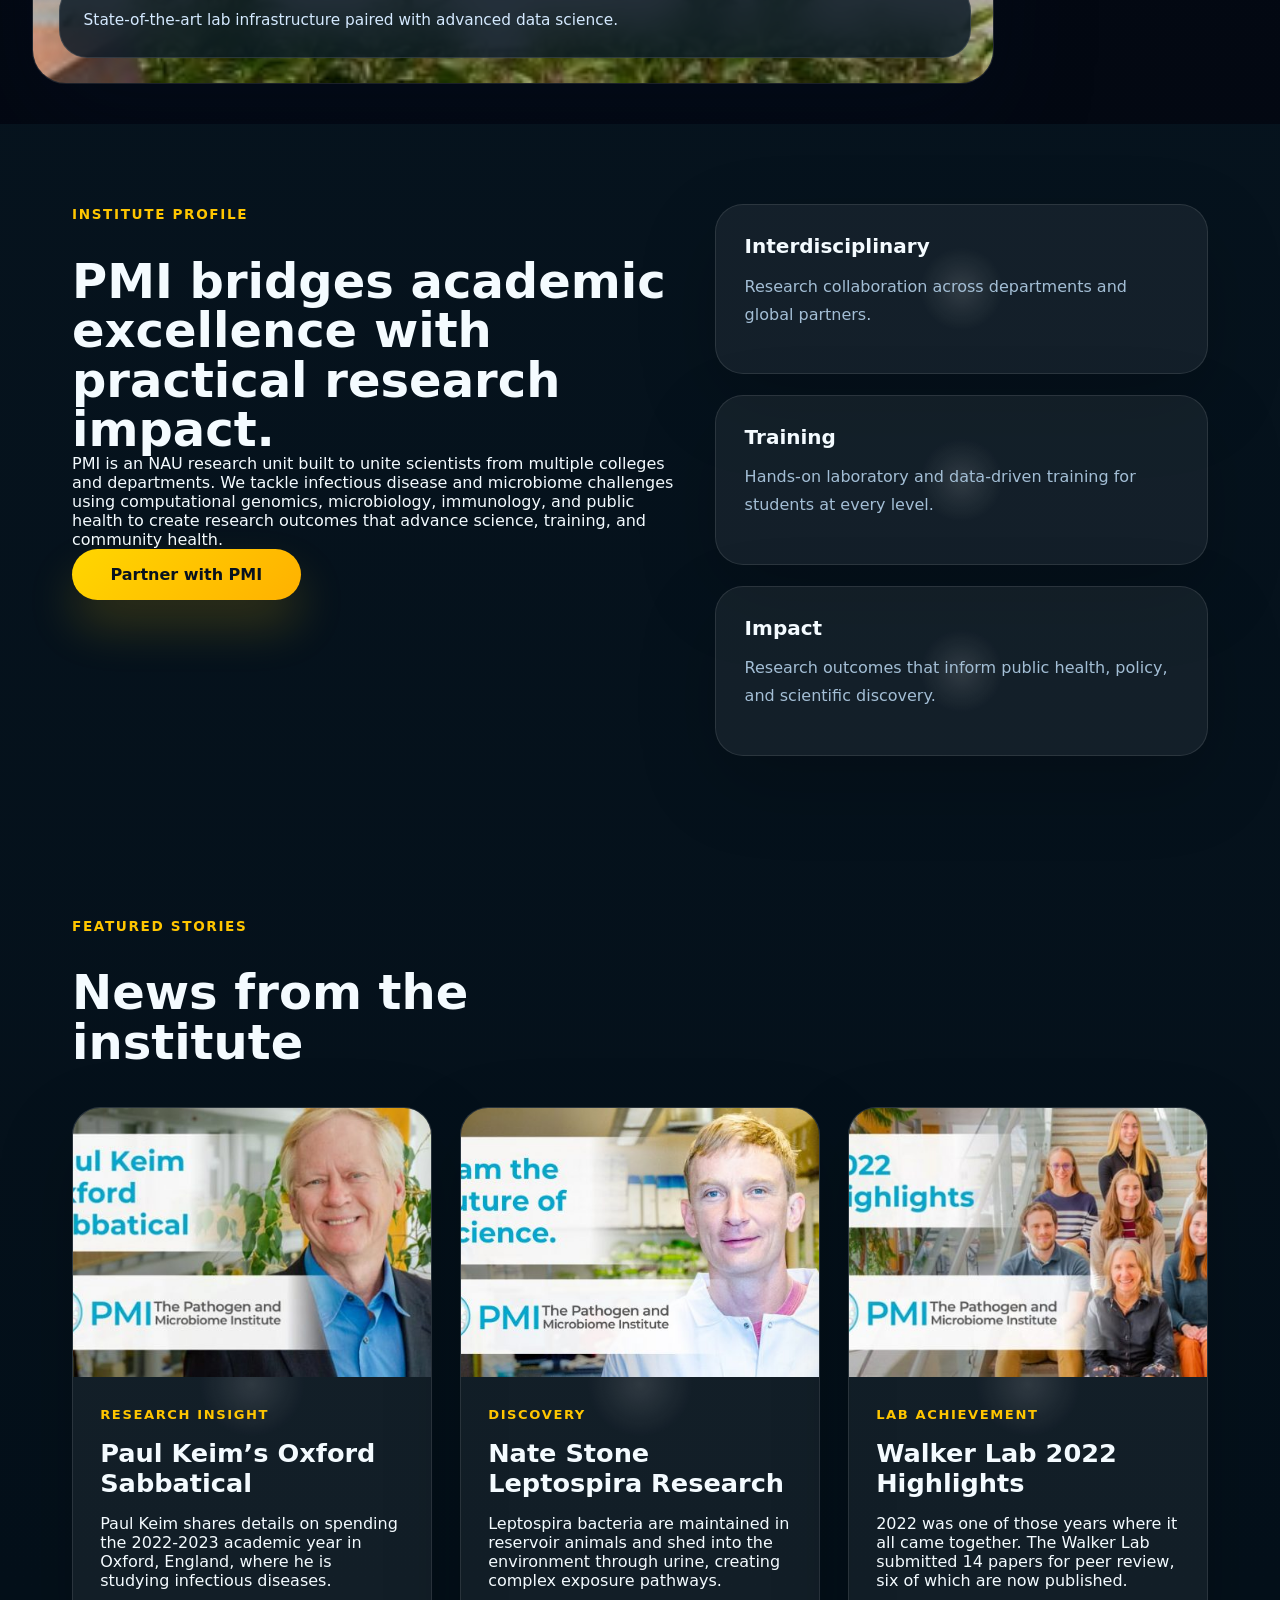
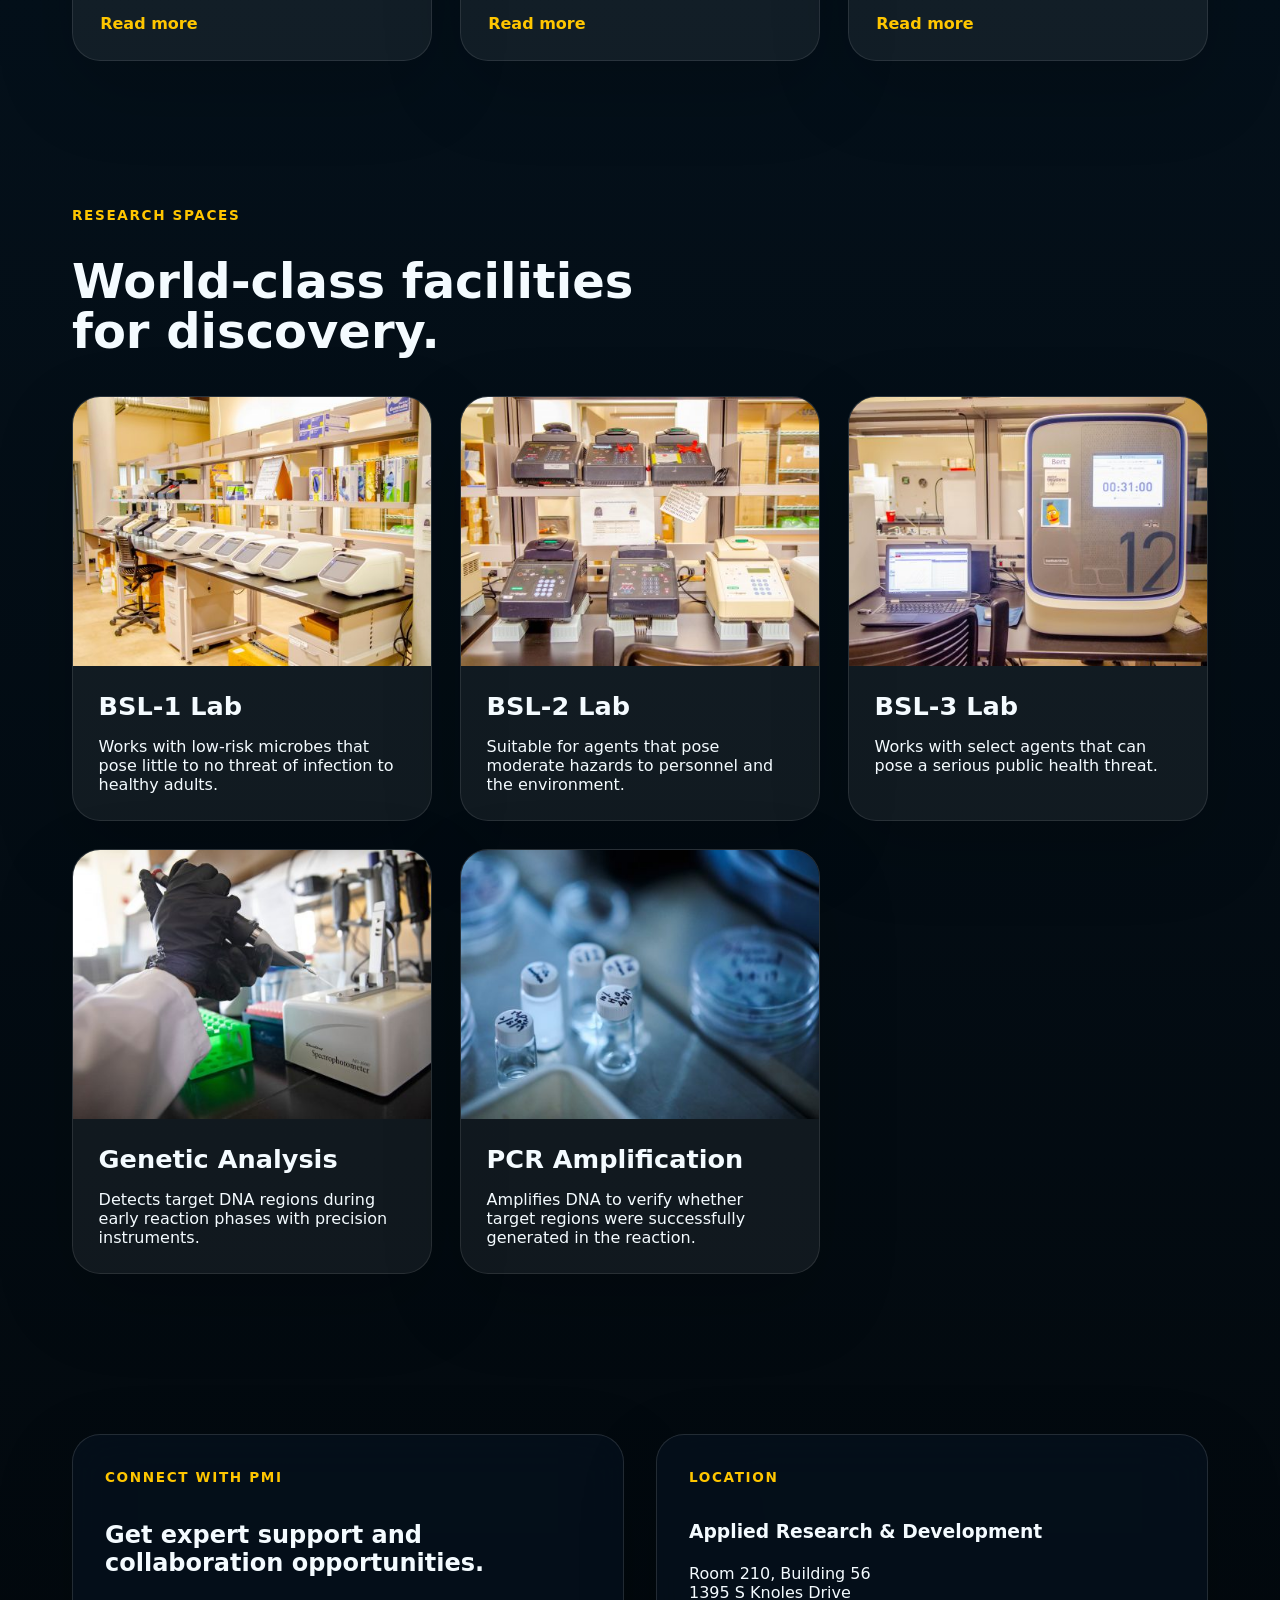
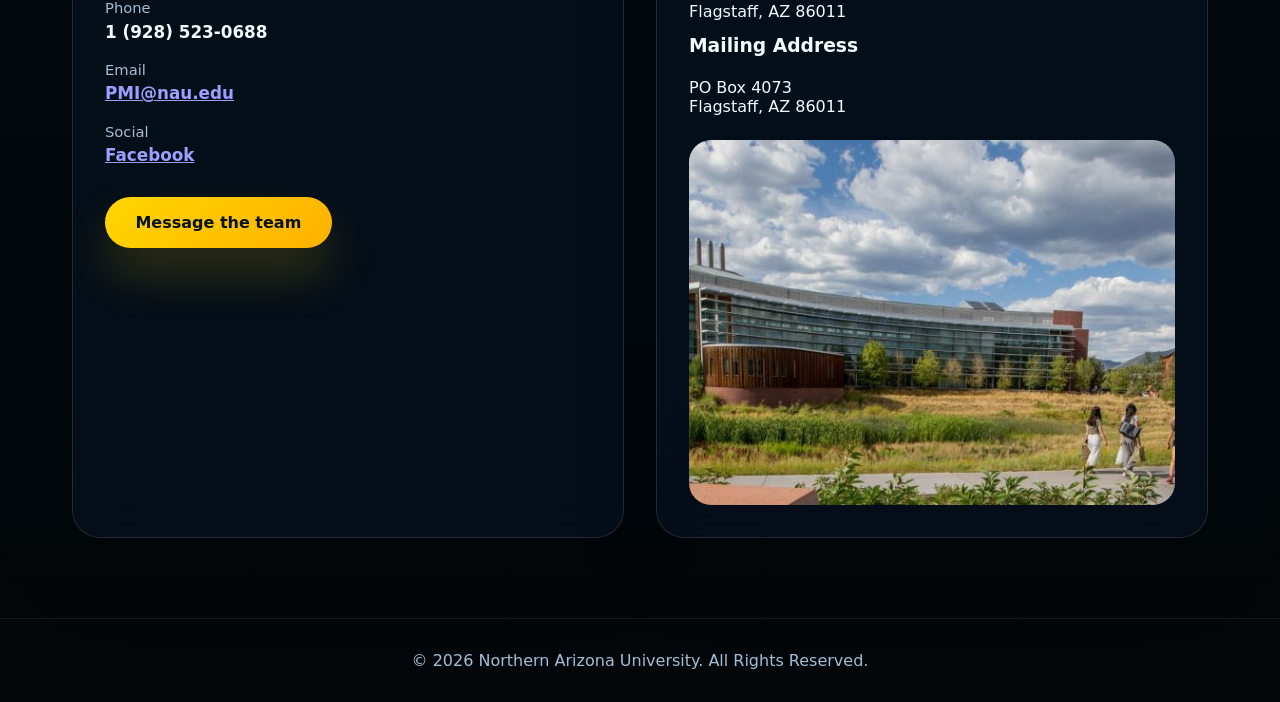
<file: index_1.html>
<!DOCTYPE html>
<html lang="en">
<head>
    <meta charset="UTF-8">
    <meta name="viewport" content="width=device-width, initial-scale=1.0">
    <title>The Pathogen & Microbiome Institute | Northern Arizona University</title>
    <link rel="stylesheet" href="css/style.css">
</head>
<body>
    <a class="skip-link" href="#main-content">Skip to content</a>

    <header class="site-header">
        <div class="header-shell">
            <a href="#" class="brand-mark">PMI</a>
            <nav class="site-nav" aria-label="Primary navigation">
                <a href="#overview">Overview</a>
                <a href="#news">News</a>
                <a href="#facilities">Facilities</a>
                <a href="#contact">Contact</a>
            </nav>
            <a href="#contact" class="nav-cta">Get in touch</a>
        </div>
    </header>

    <main id="main-content">
        <section class="hero reveal" id="hero">
            <div class="hero-body">
                <div class="hero-copy">
                    <span class="eyebrow">NAU Research Institute</span>
                    <h1>Where pathogen science meets microbiome discovery.</h1>
                    <p>At the Pathogen & Microbiome Institute, NAU brings together infectious disease, genomics, computational biology, immunology, and public health to advance high-impact research and next-generation training.</p>
                    <div class="hero-actions">
                        <a href="#overview" class="btn btn-primary">Explore our work</a>
                        <a href="#news" class="btn btn-secondary">Latest insights</a>
                    </div>
                    <div class="hero-pill-group">
                        <span>Multidisciplinary labs</span>
                        <span>BSL-3 capacity</span>
                        <span>Global collaborations</span>
                    </div>
                </div>

                <div class="hero-visual">
                    <div class="hero-visual__frame">
                        <img src="assets/Images/PMI_Building.jpg" alt="PMI building entrance" loading="eager">
                        <div class="hero-visual__glow"></div>
                        <div class="hero-card hero-card--top">
                            <p>350+ students and faculty collaborating across disciplines.</p>
                        </div>
                        <div class="hero-card hero-card--bottom">
                            <p>State-of-the-art lab infrastructure paired with advanced data science.</p>
                        </div>
                    </div>
                </div>
            </div>
        </section>

        <section class="overview section-shell reveal" id="overview">
            <div class="section-grid">
                <div class="overview-copy">
                    <p class="section-label">Institute profile</p>
                    <h2>PMI bridges academic excellence with practical research impact.</h2>
                    <p>PMI is an NAU research unit built to unite scientists from multiple colleges and departments. We tackle infectious disease and microbiome challenges using computational genomics, microbiology, immunology, and public health to create research outcomes that advance science, training, and community health.</p>
                    <a href="#contact" class="btn btn-primary btn-medium">Partner with PMI</a>
                </div>
                <div class="overview-cards">
                    <article class="stat-card interactive-card" data-title="Interdisciplinary" data-description="Computational biology, genomics, immunology, and public health under one institute.">
                        <h3>Interdisciplinary</h3>
                        <p>Research collaboration across departments and global partners.</p>
                    </article>
                    <article class="stat-card interactive-card" data-title="Training" data-description="Hands-on laboratory and data-driven training for students at every level.">
                        <h3>Training</h3>
                        <p>Hands-on laboratory and data-driven training for students at every level.</p>
                    </article>
                    <article class="stat-card interactive-card" data-title="Impact" data-description="Research outcomes that inform public health, policy, and scientific discovery.">
                        <h3>Impact</h3>
                        <p>Research outcomes that inform public health, policy, and scientific discovery.</p>
                    </article>
                </div>
            </div>
        </section>

        <section class="news section-shell reveal" id="news">
            <div class="section-heading">
                <p class="section-label">Featured stories</p>
                <h2>News from the institute</h2>
            </div>
            <div class="news-grid">
                <article class="news-card interactive-card" data-title="Oxford Sabbatical" data-description="Professor Paul Keim shares insights from his year at Oxford studying infectious diseases.">
                    <img src="assets/Images/Paul Keims Oxford Sabbatical.jpg" alt="Oxford Sabbatical" loading="lazy">
                    <div class="news-copy">
                        <span class="news-tag">Research insight</span>
                        <h3>Paul Keim’s Oxford Sabbatical</h3>
                        <p>Paul Keim shares details on spending the 2022-2023 academic year in Oxford, England, where he is studying infectious diseases.</p>
                        <a href="#" class="news-link">Read more</a>
                    </div>
                </article>
                <article class="news-card interactive-card" data-title="Leptospira Research" data-description="Nate Stone investigates reservoir hosts and environmental transmission pathways.">
                    <img src="assets/Images/Nate Store.jpg" alt="Leptospira Research" loading="lazy">
                    <div class="news-copy">
                        <span class="news-tag">Discovery</span>
                        <h3>Nate Stone Leptospira Research</h3>
                        <p>Leptospira bacteria are maintained in reservoir animals and shed into the environment through urine, creating complex exposure pathways.</p>
                        <a href="#" class="news-link">Read more</a>
                    </div>
                </article>
                <article class="news-card interactive-card" data-title="Walker Lab" data-description="Walker Lab research achievements include 14 submissions and six published papers in one year.">
                    <img src="assets/Images/Walker Lab 2022.jpg" alt="Walker Lab Highlights" loading="lazy">
                    <div class="news-copy">
                        <span class="news-tag">Lab achievement</span>
                        <h3>Walker Lab 2022 Highlights</h3>
                        <p>2022 was one of those years where it all came together. The Walker Lab submitted 14 papers for peer review, six of which are now published.</p>
                        <a href="#" class="news-link">Read more</a>
                    </div>
                </article>
            </div>
        </section>

        <section class="facilities section-shell reveal" id="facilities">
            <div class="section-heading">
                <p class="section-label">Research spaces</p>
                <h2>World-class facilities for discovery.</h2>
            </div>
            <div class="facilities-grid">
                <article class="facility-card interactive-card" data-title="BSL-1" data-description="Low-risk biology research in a mission-ready lab space.">
                    <img src="assets/Images/Facilities_BSL-1.jpg" alt="BSL-1 Lab" loading="lazy">
                    <div class="facility-copy">
                        <h3>BSL-1 Lab</h3>
                        <p>Works with low-risk microbes that pose little to no threat of infection to healthy adults.</p>
                    </div>
                </article>
                <article class="facility-card interactive-card" data-title="BSL-2" data-description="Moderate-hazard laboratory capabilities for advanced pathogen work.">
                    <img src="assets/Images/Facilities_BLS-2.jpg" alt="BSL-2 Lab" loading="lazy">
                    <div class="facility-copy">
                        <h3>BSL-2 Lab</h3>
                        <p>Suitable for agents that pose moderate hazards to personnel and the environment.</p>
                    </div>
                </article>
                <article class="facility-card interactive-card" data-title="BSL-3" data-description="Specialized containment for high-risk pathogen research.">
                    <img src="assets/Images/Facilities_BSL-3.jpg" alt="BSL-3 Lab" loading="lazy">
                    <div class="facility-copy">
                        <h3>BSL-3 Lab</h3>
                        <p>Works with select agents that can pose a serious public health threat.</p>
                    </div>
                </article>
                <article class="facility-card interactive-card" data-title="Genetic Analysis" data-description="Precision DNA detection technology for early-stage research.">
                    <img src="assets/Images/Genetic analysis.jpg" alt="Genetic Analysis" loading="lazy">
                    <div class="facility-copy">
                        <h3>Genetic Analysis</h3>
                        <p>Detects target DNA regions during early reaction phases with precision instruments.</p>
                    </div>
                </article>
                <article class="facility-card interactive-card" data-title="PCR Amplification" data-description="Rapid DNA amplification with advanced thermal cycling systems.">
                    <img src="assets/Images/PCR Amplification.jpg" alt="PCR Amplification" loading="lazy">
                    <div class="facility-copy">
                        <h3>PCR Amplification</h3>
                        <p>Amplifies DNA to verify whether target regions were successfully generated in the reaction.</p>
                    </div>
                </article>
            </div>
        </section>

        <section class="contact section-shell reveal" id="contact">
            <div class="contact-grid">
                <div class="contact-panel glass-panel">
                    <p class="section-label">Connect with PMI</p>
                    <h2>Get expert support and collaboration opportunities.</h2>
                    <div class="contact-list">
                        <div>
                            <span>Phone</span>
                            <strong>1 (928) 523-0688</strong>
                        </div>
                        <div>
                            <span>Email</span>
                            <strong><a href="mailto:PMI@nau.edu">PMI@nau.edu</a></strong>
                        </div>
                        <div>
                            <span>Social</span>
                            <strong><a href="https://www.facebook.com/PathogenMicrobiomeInstitute/">Facebook</a></strong>
                        </div>
                    </div>
                    <a href="mailto:PMI@nau.edu" class="btn btn-primary">Message the team</a>
                </div>
                <div class="location-panel glass-panel">
                    <p class="section-label">Location</p>
                    <h3>Applied Research & Development</h3>
                    <p>Room 210, Building 56<br>1395 S Knoles Drive<br>Flagstaff, AZ 86011</p>
                    <h3>Mailing Address</h3>
                    <p>PO Box 4073<br>Flagstaff, AZ 86011</p>
                    <img src="assets/Images/PMI_Building.jpg" alt="PMI building exterior" loading="lazy">
                </div>
            </div>
        </section>
    </main>

    <footer class="site-footer">
        <div class="footer-shell">
            <p>© 2026 Northern Arizona University. All Rights Reserved.</p>
        </div>
    </footer>

    <script src="js/script.js"></script>
</body>
</html>
</file>
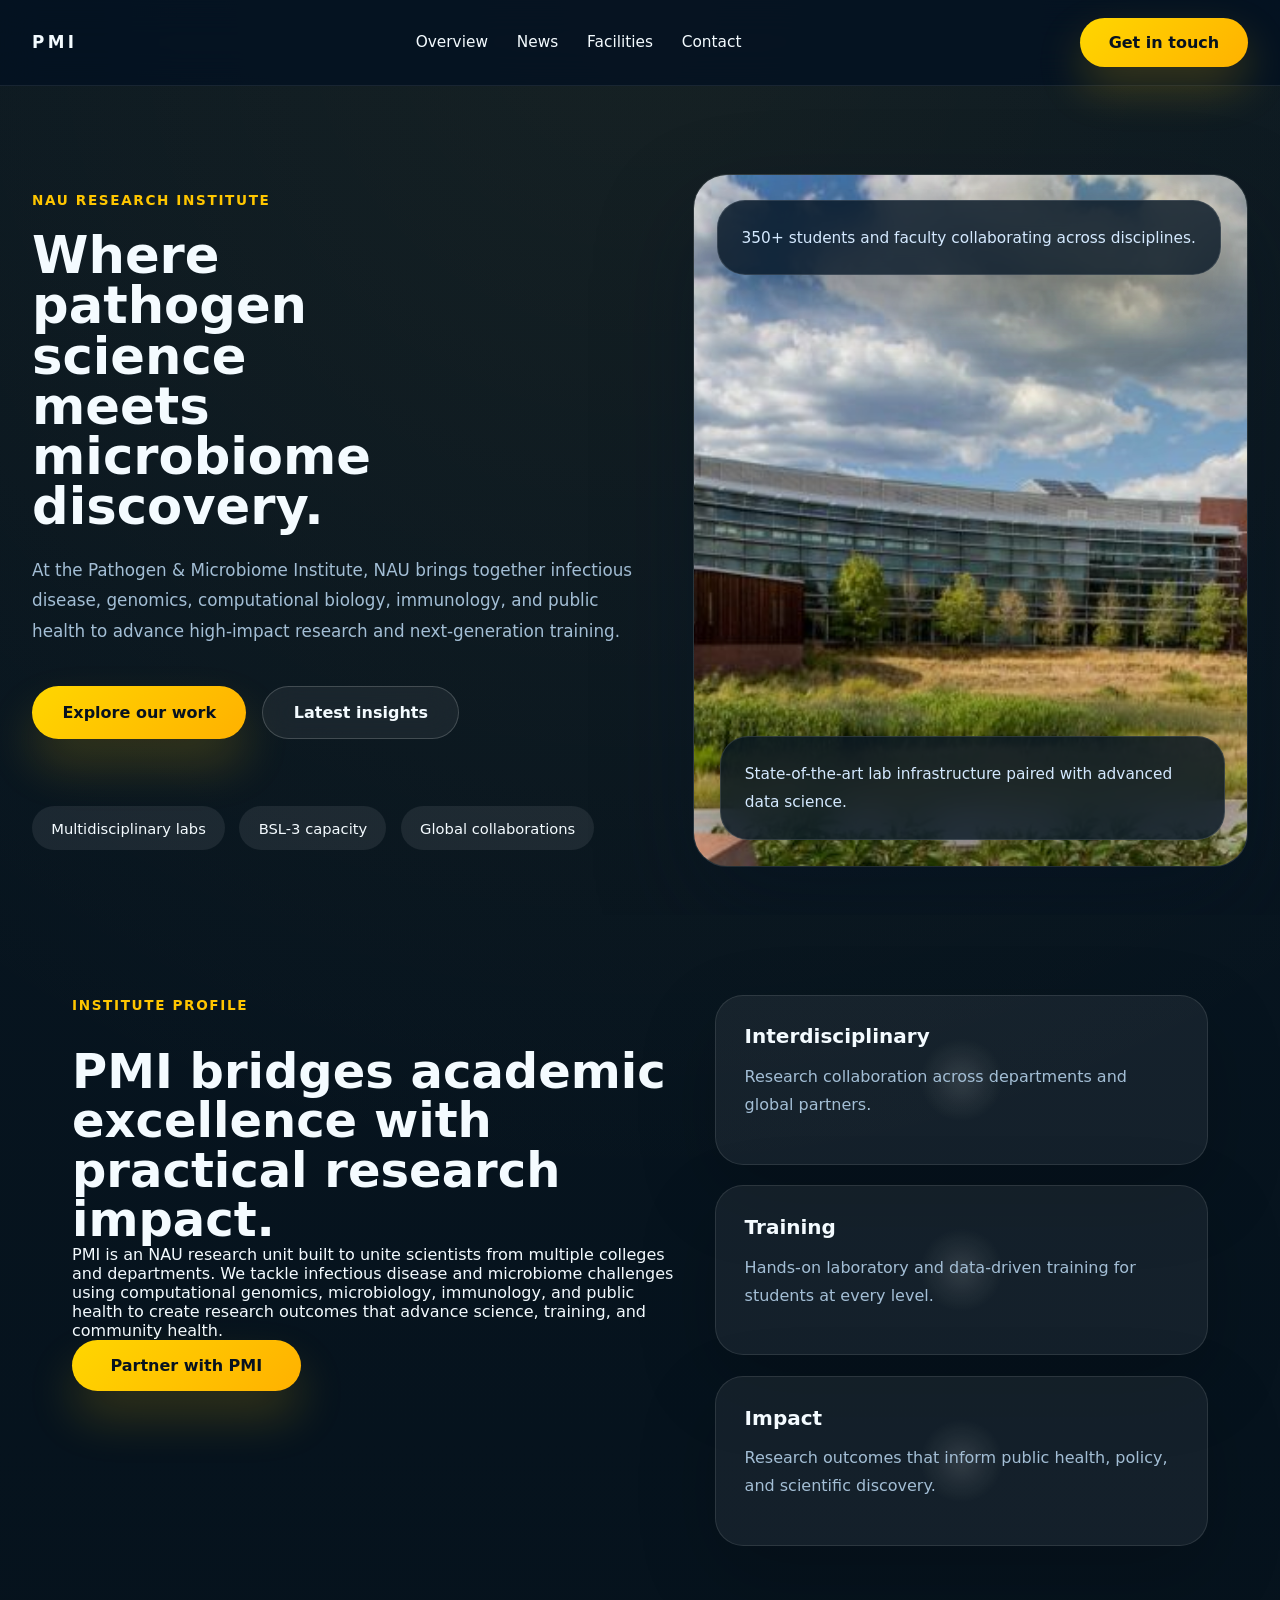
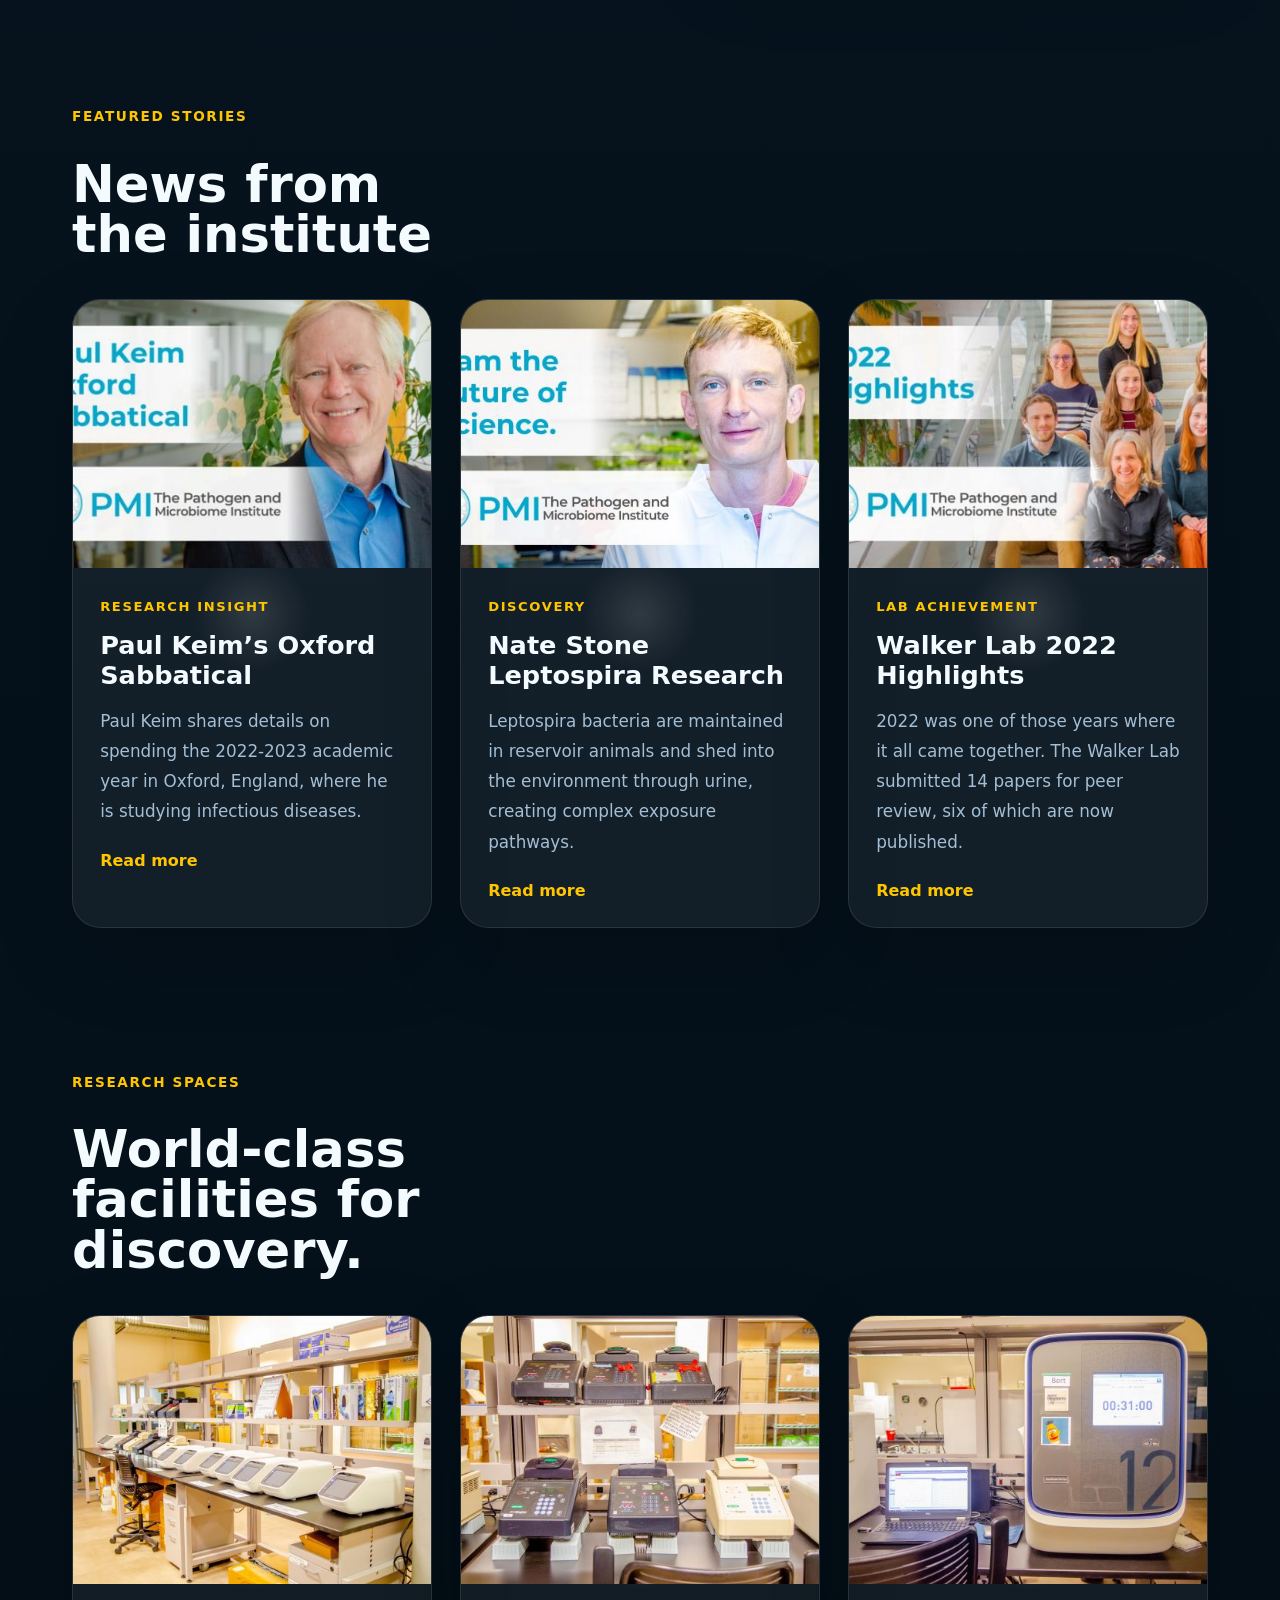
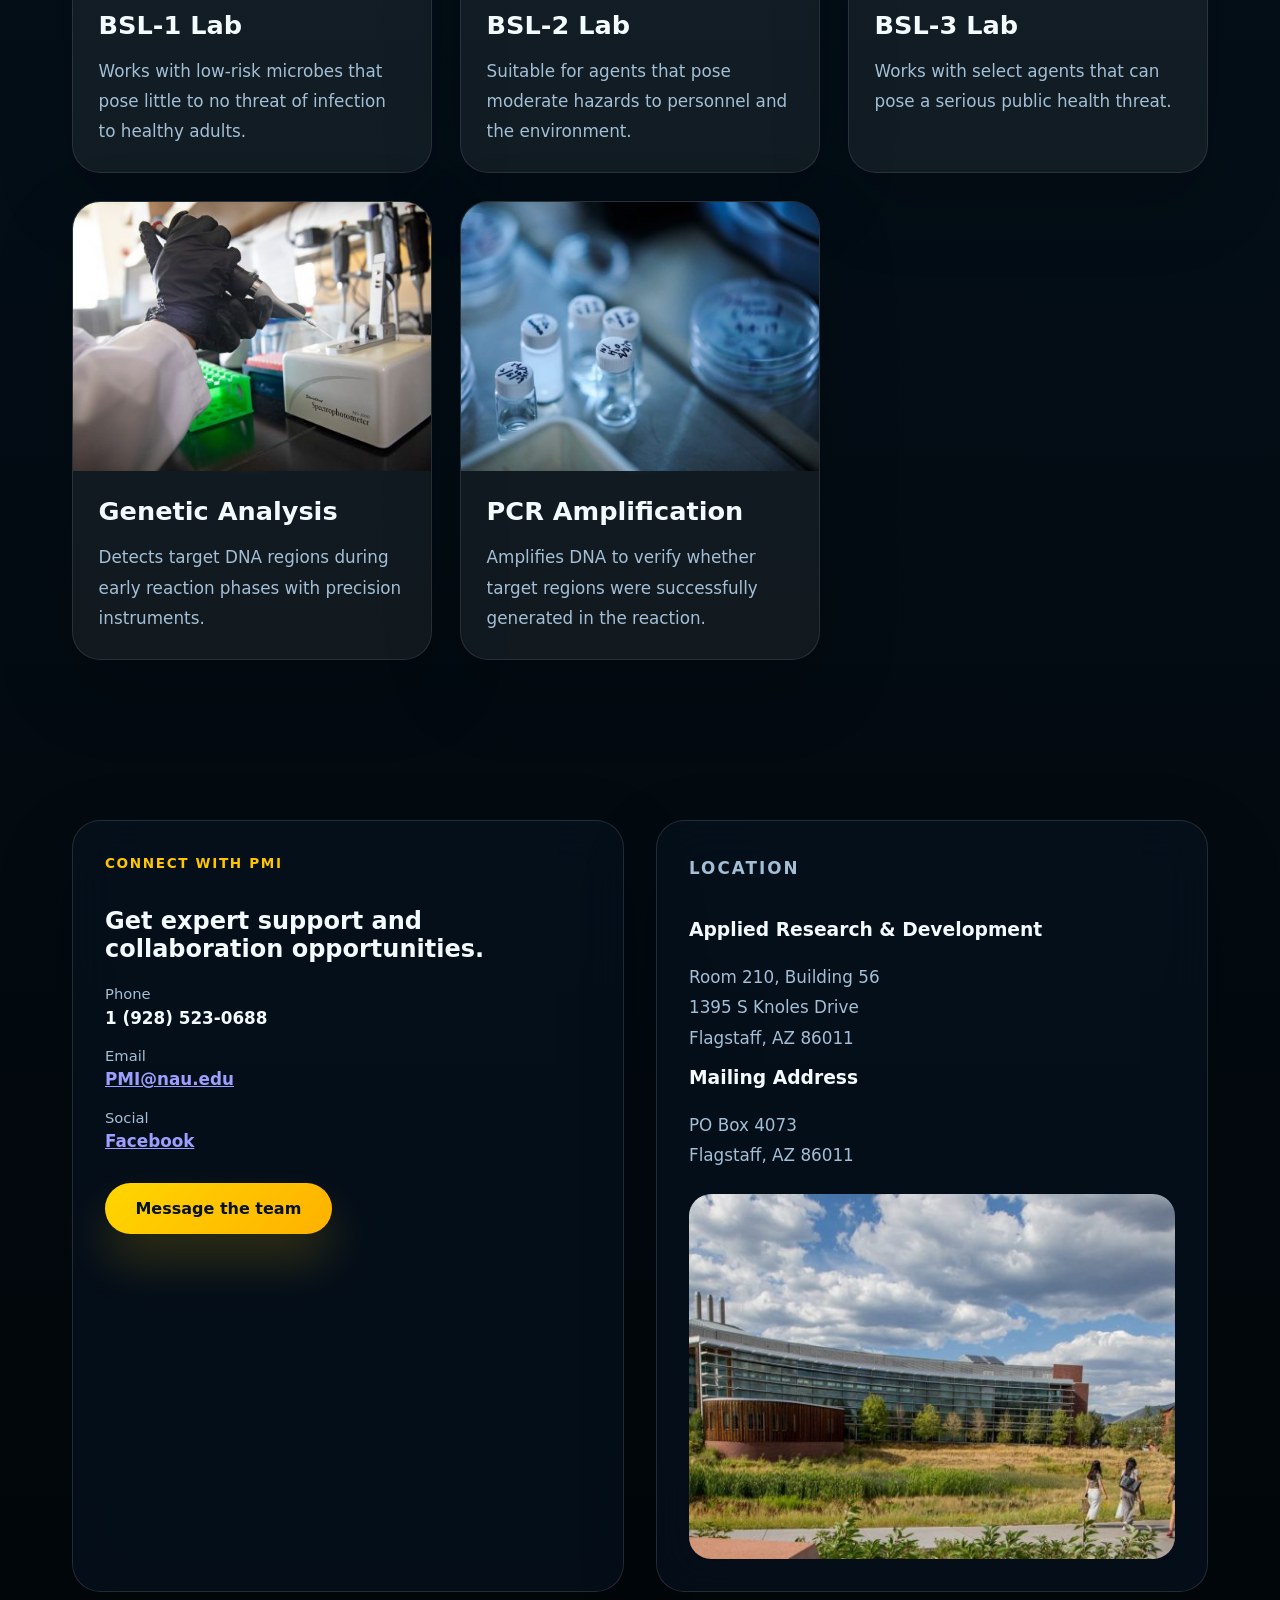
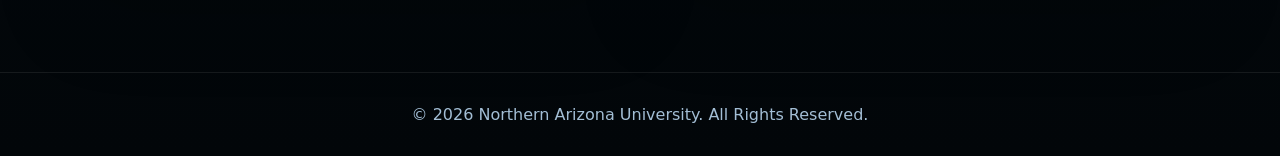
<file: index_old.html>
<!DOCTYPE html>
<html lang="en">
<head>
    <meta charset="UTF-8">
    <meta name="viewport" content="width=device-width, initial-scale=1.0">
    <title>The Pathogen & Microbiome Institute | Northern Arizona University</title>
    <link rel="stylesheet" href="css/style_old.css">
</head>
<body>
    <a class="skip-link" href="#main-content">Skip to content</a>

    <header class="site-header">
        <div class="header-shell">
            <a href="#" class="brand-mark">PMI</a>
            <nav class="site-nav" aria-label="Primary navigation">
                <a href="#overview">Overview</a>
                <a href="#news">News</a>
                <a href="#facilities">Facilities</a>
                <a href="#contact">Contact</a>
            </nav>
            <a href="#contact" class="nav-cta">Get in touch</a>
        </div>
    </header>

    <main id="main-content">
        <section class="hero reveal" id="hero">
            <div class="hero-body">
                <div class="hero-copy">
                    <span class="eyebrow">NAU Research Institute</span>
                    <h1>Where pathogen science meets microbiome discovery.</h1>
                    <p>At the Pathogen & Microbiome Institute, NAU brings together infectious disease, genomics, computational biology, immunology, and public health to advance high-impact research and next-generation training.</p>
                    <div class="hero-actions">
                        <a href="#overview" class="btn btn-primary">Explore our work</a>
                        <a href="#news" class="btn btn-secondary">Latest insights</a>
                    </div>
                    <div class="hero-pill-group">
                        <span>Multidisciplinary labs</span>
                        <span>BSL-3 capacity</span>
                        <span>Global collaborations</span>
                    </div>
                </div>

                <div class="hero-visual">
                    <div class="hero-visual__frame">
                        <img src="assets/Images/PMI_Building.jpg" alt="PMI building entrance" loading="eager">
                        <div class="hero-visual__glow"></div>
                        <div class="hero-card hero-card--top">
                            <p>350+ students and faculty collaborating across disciplines.</p>
                        </div>
                        <div class="hero-card hero-card--bottom">
                            <p>State-of-the-art lab infrastructure paired with advanced data science.</p>
                        </div>
                    </div>
                </div>
            </div>
        </section>

        <section class="overview section-shell reveal" id="overview">
            <div class="section-grid">
                <div class="overview-copy">
                    <p class="section-label">Institute profile</p>
                    <h2>PMI bridges academic excellence with practical research impact.</h2>
                    <p>PMI is an NAU research unit built to unite scientists from multiple colleges and departments. We tackle infectious disease and microbiome challenges using computational genomics, microbiology, immunology, and public health to create research outcomes that advance science, training, and community health.</p>
                    <a href="#contact" class="btn btn-primary btn-medium">Partner with PMI</a>
                </div>
                <div class="overview-cards">
                    <article class="stat-card interactive-card" data-title="Interdisciplinary" data-description="Computational biology, genomics, immunology, and public health under one institute.">
                        <h3>Interdisciplinary</h3>
                        <p>Research collaboration across departments and global partners.</p>
                    </article>
                    <article class="stat-card interactive-card" data-title="Training" data-description="Hands-on laboratory and data-driven training for students at every level.">
                        <h3>Training</h3>
                        <p>Hands-on laboratory and data-driven training for students at every level.</p>
                    </article>
                    <article class="stat-card interactive-card" data-title="Impact" data-description="Research outcomes that inform public health, policy, and scientific discovery.">
                        <h3>Impact</h3>
                        <p>Research outcomes that inform public health, policy, and scientific discovery.</p>
                    </article>
                </div>
            </div>
        </section>

        <section class="news section-shell reveal" id="news">
            <div class="section-heading">
                <p class="section-label">Featured stories</p>
                <h2>News from the institute</h2>
            </div>
            <div class="news-grid">
                <article class="news-card interactive-card" data-title="Oxford Sabbatical" data-description="Professor Paul Keim shares insights from his year at Oxford studying infectious diseases.">
                    <img src="assets/Images/Paul Keims Oxford Sabbatical.jpg" alt="Oxford Sabbatical" loading="lazy">
                    <div class="news-copy">
                        <span class="news-tag">Research insight</span>
                        <h3>Paul Keim’s Oxford Sabbatical</h3>
                        <p>Paul Keim shares details on spending the 2022-2023 academic year in Oxford, England, where he is studying infectious diseases.</p>
                        <a href="#" class="news-link">Read more</a>
                    </div>
                </article>
                <article class="news-card interactive-card" data-title="Leptospira Research" data-description="Nate Stone investigates reservoir hosts and environmental transmission pathways.">
                    <img src="assets/Images/Nate Store.jpg" alt="Leptospira Research" loading="lazy">
                    <div class="news-copy">
                        <span class="news-tag">Discovery</span>
                        <h3>Nate Stone Leptospira Research</h3>
                        <p>Leptospira bacteria are maintained in reservoir animals and shed into the environment through urine, creating complex exposure pathways.</p>
                        <a href="#" class="news-link">Read more</a>
                    </div>
                </article>
                <article class="news-card interactive-card" data-title="Walker Lab" data-description="Walker Lab research achievements include 14 submissions and six published papers in one year.">
                    <img src="assets/Images/Walker Lab 2022.jpg" alt="Walker Lab Highlights" loading="lazy">
                    <div class="news-copy">
                        <span class="news-tag">Lab achievement</span>
                        <h3>Walker Lab 2022 Highlights</h3>
                        <p>2022 was one of those years where it all came together. The Walker Lab submitted 14 papers for peer review, six of which are now published.</p>
                        <a href="#" class="news-link">Read more</a>
                    </div>
                </article>
            </div>
        </section>

        <section class="facilities section-shell reveal" id="facilities">
            <div class="section-heading">
                <p class="section-label">Research spaces</p>
                <h2>World-class facilities for discovery.</h2>
            </div>
            <div class="facilities-grid">
                <article class="facility-card interactive-card" data-title="BSL-1" data-description="Low-risk biology research in a mission-ready lab space.">
                    <img src="assets/Images/Facilities_BSL-1.jpg" alt="BSL-1 Lab" loading="lazy">
                    <div class="facility-copy">
                        <h3>BSL-1 Lab</h3>
                        <p>Works with low-risk microbes that pose little to no threat of infection to healthy adults.</p>
                    </div>
                </article>
                <article class="facility-card interactive-card" data-title="BSL-2" data-description="Moderate-hazard laboratory capabilities for advanced pathogen work.">
                    <img src="assets/Images/Facilities_BLS-2.jpg" alt="BSL-2 Lab" loading="lazy">
                    <div class="facility-copy">
                        <h3>BSL-2 Lab</h3>
                        <p>Suitable for agents that pose moderate hazards to personnel and the environment.</p>
                    </div>
                </article>
                <article class="facility-card interactive-card" data-title="BSL-3" data-description="Specialized containment for high-risk pathogen research.">
                    <img src="assets/Images/Facilities_BSL-3.jpg" alt="BSL-3 Lab" loading="lazy">
                    <div class="facility-copy">
                        <h3>BSL-3 Lab</h3>
                        <p>Works with select agents that can pose a serious public health threat.</p>
                    </div>
                </article>
                <article class="facility-card interactive-card" data-title="Genetic Analysis" data-description="Precision DNA detection technology for early-stage research.">
                    <img src="assets/Images/Genetic analysis.jpg" alt="Genetic Analysis" loading="lazy">
                    <div class="facility-copy">
                        <h3>Genetic Analysis</h3>
                        <p>Detects target DNA regions during early reaction phases with precision instruments.</p>
                    </div>
                </article>
                <article class="facility-card interactive-card" data-title="PCR Amplification" data-description="Rapid DNA amplification with advanced thermal cycling systems.">
                    <img src="assets/Images/PCR Amplification.jpg" alt="PCR Amplification" loading="lazy">
                    <div class="facility-copy">
                        <h3>PCR Amplification</h3>
                        <p>Amplifies DNA to verify whether target regions were successfully generated in the reaction.</p>
                    </div>
                </article>
            </div>
        </section>

        <section class="contact section-shell reveal" id="contact">
            <div class="contact-grid">
                <div class="contact-panel glass-panel">
                    <p class="section-label">Connect with PMI</p>
                    <h2>Get expert support and collaboration opportunities.</h2>
                    <div class="contact-list">
                        <div>
                            <span>Phone</span>
                            <strong>1 (928) 523-0688</strong>
                        </div>
                        <div>
                            <span>Email</span>
                            <strong><a href="mailto:PMI@nau.edu">PMI@nau.edu</a></strong>
                        </div>
                        <div>
                            <span>Social</span>
                            <strong><a href="https://www.facebook.com/PathogenMicrobiomeInstitute/">Facebook</a></strong>
                        </div>
                    </div>
                    <a href="mailto:PMI@nau.edu" class="btn btn-primary">Message the team</a>
                </div>
                <div class="location-panel glass-panel">
                    <p class="section-label">Location</p>
                    <h3>Applied Research & Development</h3>
                    <p>Room 210, Building 56<br>1395 S Knoles Drive<br>Flagstaff, AZ 86011</p>
                    <h3>Mailing Address</h3>
                    <p>PO Box 4073<br>Flagstaff, AZ 86011</p>
                    <img src="assets/Images/PMI_Building.jpg" alt="PMI building exterior" loading="lazy">
                </div>
            </div>
        </section>
    </main>

    <footer class="site-footer">
        <div class="footer-shell">
            <p>© 2026 Northern Arizona University. All Rights Reserved.</p>
        </div>
    </footer>

    <script src="js/script.js"></script>
</body>
</html>
</file>
<file: css/style.css>
:root {
    color-scheme: dark;
    --bg: #06131d;
    --surface: rgba(255, 255, 255, 0.08);
    --surface-strong: rgba(255, 255, 255, 0.12);
    --surface-border: rgba(255, 255, 255, 0.14);
    --text: #f4fbff;
    --muted: #a3bed5;
    --accent: #ffc600;
    --accent-soft: rgba(255, 198, 0, 0.18);
    --shadow: 0 40px 100px rgba(1, 17, 35, 0.32);
    --radius: 28px;
    --transition: 280ms ease;
}

* {
    margin: 0;
    padding: 0;
    box-sizing: border-box;
}

html {
    scroll-behavior: smooth;
}

body {
    font-family: Inter, system-ui, -apple-system, BlinkMacSystemFont, 'Segoe UI', sans-serif;
    background: radial-gradient(circle at top, rgba(255, 214, 79, 0.06), transparent 24%),
                linear-gradient(180deg, #081621 0%, #04101a 58%, #020609 100%);
    color: var(--text);
    min-height: 100vh;
}

img {
    max-width: 100%;
    display: block;
}

button,
a {
    font: inherit;
}

.skip-link {
    position: absolute;
    top: 0;
    left: 0;
    padding: 0.75rem 1rem;
    background: rgba(2, 20, 36, 0.96);
    color: var(--text);
    transform: translateY(-120%);
    transition: transform 180ms ease;
    z-index: 20;
}

.skip-link:focus {
    transform: translateY(0);
}

.site-header {
    position: sticky;
    top: 0;
    z-index: 20;
    backdrop-filter: blur(18px);
    background: rgba(2, 17, 33, 0.76);
    border-bottom: 1px solid rgba(255, 255, 255, 0.08);
}

.header-shell {
    max-width: 1280px;
    margin: 0 auto;
    display: flex;
    align-items: center;
    justify-content: space-between;
    gap: 1.5rem;
    padding: 1.1rem 2rem;
}

.brand-mark {
    font-size: 1.05rem;
    font-weight: 700;
    letter-spacing: 0.2em;
    text-decoration: none;
    color: var(--text);
    text-transform: uppercase;
}

.site-nav {
    display: flex;
    align-items: center;
    gap: 1.8rem;
}

.site-nav a {
    color: var(--text);
    text-decoration: none;
    font-size: 0.96rem;
    font-weight: 500;
    transition: color var(--transition);
}

.site-nav a:hover,
.site-nav a:focus-visible {
    color: var(--accent);
}

.nav-cta {
    padding: 0.95rem 1.8rem;
    border-radius: 999px;
    background: linear-gradient(135deg, #ffd600, #ffb200);
    color: #07121f;
    text-decoration: none;
    font-weight: 700;
    box-shadow: 0 20px 45px rgba(255, 198, 0, 0.22);
    transition: transform var(--transition), box-shadow var(--transition);
}

.nav-cta:hover {
    transform: translateY(-2px);
    box-shadow: 0 24px 60px rgba(255, 198, 0, 0.3);
}

.main {
    position: relative;
}

.section-shell {
    max-width: 1200px;
    margin: 0 auto;
    padding: 5rem 2rem;
}

.hero {
    position: relative;
    overflow: hidden;
    min-height: calc(100vh - 5rem);
    padding: 4rem 2rem 2.5rem;
    display: flex;
    align-items: center;
    background: radial-gradient(circle at 15% 20%, rgba(255, 214, 79, 0.12), transparent 18%),
                radial-gradient(circle at 85% 30%, rgba(90, 160, 255, 0.12), transparent 18%),
                linear-gradient(170deg, rgba(6, 12, 24, 0.96) 0%, rgba(4, 8, 18, 0.98) 28%, rgba(3, 8, 18, 0.99) 100%);
}

.hero::before {
    content: '';
    position: absolute;
    inset: 0;
    background-image: linear-gradient(135deg, rgba(255, 255, 255, 0.04) 0%, transparent 25%),
                      radial-gradient(circle at 30% 10%, rgba(255, 255, 255, 0.05), transparent 20%);
    pointer-events: none;
    opacity: 0.7;
}

.hero-shell {
    position: relative;
    z-index: 1;
    width: min(1260px, 100%);
    margin: 0 auto;
    display: grid;
    grid-template-columns: minmax(0, 1.05fr) minmax(420px, 1fr);
    gap: 3rem;
    align-items: center;
}

.eyebrow,
.section-label {
    display: inline-flex;
    align-items: center;
    gap: 0.6rem;
    color: var(--accent);
    font-size: 0.85rem;
    font-weight: 700;
    letter-spacing: 0.12em;
    text-transform: uppercase;
    margin-bottom: 1.4rem;
}

.hero-title-wrap h1 {
    font-size: clamp(3.4rem, 5vw, 5.2rem);
    line-height: 0.95;
    letter-spacing: -0.04em;
    max-width: 10ch;
    margin-bottom: 1.4rem;
    color: var(--text);
}

.hero-kicker {
    display: inline-grid;
    max-width: 34rem;
    padding: 1rem 1.25rem;
    border-radius: 18px;
    background: rgba(255, 198, 0, 0.12);
    color: #f9f1d3;
    font-weight: 600;
    line-height: 1.7;
    margin-bottom: 1.8rem;
    border: 1px solid rgba(255, 198, 0, 0.16);
}

.hero-copy p {
    max-width: 42rem;
    margin-bottom: 2.5rem;
    color: #c8d9eb;
    font-size: 1.07rem;
}

.hero-actions {
    display: flex;
    flex-wrap: wrap;
    gap: 1rem;
    margin-bottom: 2rem;
}

.btn {
    display: inline-flex;
    align-items: center;
    justify-content: center;
    padding: 1rem 1.9rem;
    border-radius: 999px;
    font-weight: 700;
    text-decoration: none;
    transition: transform var(--transition), box-shadow var(--transition), background var(--transition), filter var(--transition);
}

.btn-primary {
    background: linear-gradient(135deg, #ffd600 0%, #ffb100 100%);
    color: #07121f;
    box-shadow: 0 30px 60px rgba(255, 198, 0, 0.18);
}

.btn-secondary {
    border: 1px solid rgba(255, 255, 255, 0.18);
    color: var(--text);
    background: rgba(255, 255, 255, 0.08);
    backdrop-filter: blur(16px);
}

.btn:hover {
    transform: translateY(-3px);
}

.hero-highlights {
    display: grid;
    grid-template-columns: repeat(3, minmax(0, 1fr));
    gap: 1rem;
}

.hero-highlight {
    padding: 1.25rem 1.4rem;
    border-radius: 24px;
    background: rgba(255, 255, 255, 0.06);
    border: 1px solid rgba(255, 255, 255, 0.10);
    box-shadow: inset 0 0 0 1px rgba(255, 255, 255, 0.02);
}

.hero-highlight strong {
    display: block;
    font-size: 1rem;
    color: var(--text);
    margin-bottom: 0.5rem;
}

.hero-highlight span {
    color: var(--muted);
    font-size: 0.95rem;
    line-height: 1.75;
}

.hero-media {
    position: relative;
}

.hero-media__scene {
    position: relative;
    display: grid;
    gap: 1.4rem;
}

.hero-media__backdrop {
    position: absolute;
    inset: 0;
    background: radial-gradient(circle at 10% 20%, rgba(55, 135, 235, 0.18), transparent 18%),
                radial-gradient(circle at 80% 40%, rgba(255, 198, 0, 0.12), transparent 20%);
    filter: blur(68px);
    pointer-events: none;
}

.hero-frame {
    position: relative;
    overflow: hidden;
    border-radius: 38px;
    min-height: 520px;
    background: rgba(255, 255, 255, 0.04);
    border: 1px solid rgba(255, 255, 255, 0.10);
    box-shadow: 0 42px 120px rgba(0, 0, 0, 0.30);
    transform-style: preserve-3d;
    will-change: transform;
}

.hero-frame img {
    width: 100%;
    height: 100%;
    object-fit: cover;
    display: block;
    filter: saturate(1.05) contrast(1.05);
}

.hero-frame__badge {
    position: absolute;
    top: 1.6rem;
    left: 1.6rem;
    padding: 0.85rem 1.1rem;
    border-radius: 999px;
    background: rgba(4, 14, 28, 0.86);
    color: var(--text);
    font-size: 0.8rem;
    letter-spacing: 0.12em;
    text-transform: uppercase;
    border: 1px solid rgba(255, 255, 255, 0.12);
}

.hero-frame__caption {
    position: absolute;
    bottom: 1.6rem;
    left: 1.6rem;
    right: 1.6rem;
    padding: 1.3rem 1.4rem;
    border-radius: 24px;
    background: rgba(2, 7, 18, 0.76);
    color: #d8e6ff;
    font-size: 0.98rem;
    line-height: 1.7;
    border: 1px solid rgba(255, 255, 255, 0.08);
}

.hero-mini-grid {
    display: grid;
    grid-template-columns: 1fr 1fr;
    gap: 1rem;
}

.hero-mini-card {
    display: grid;
    grid-template-columns: 100px 1fr;
    gap: 1rem;
    padding: 1rem;
    border-radius: 24px;
    background: rgba(255, 255, 255, 0.05);
    border: 1px solid rgba(255, 255, 255, 0.1);
    box-shadow: 0 22px 60px rgba(0, 0, 0, 0.18);
    overflow: hidden;
}

.hero-mini-card img {
    width: 100%;
    height: 100%;
    object-fit: cover;
    border-radius: 18px;
}

.hero-mini-card div span {
    display: block;
    font-size: 0.78rem;
    color: var(--accent);
    letter-spacing: 0.12em;
    text-transform: uppercase;
    margin-bottom: 0.35rem;
}

.hero-mini-card div strong {
    color: var(--text);
    font-size: 1rem;
    line-height: 1.45;
}

.hero-stat-panel {
    display: grid;
    grid-template-columns: repeat(3, minmax(0, 1fr));
    gap: 1rem;
}

.hero-stat-panel div {
    padding: 1.2rem 1.3rem;
    border-radius: 24px;
    background: rgba(255, 255, 255, 0.05);
    border: 1px solid rgba(255, 255, 255, 0.1);
    text-align: center;
}

.hero-stat-panel strong {
    display: block;
    font-size: 2rem;
    line-height: 1;
    margin-bottom: 0.45rem;
    color: var(--accent);
}

.hero-stat-panel span {
    display: block;
    color: var(--muted);
    font-size: 0.95rem;
}

.hero-shapes {
    position: absolute;
    inset: 0;
    pointer-events: none;
}

.shape {
    position: absolute;
    opacity: 0.65;
    filter: blur(8px);
    animation: float 12s ease-in-out infinite alternate;
}

.shape--circle {
    width: 240px;
    height: 240px;
    border-radius: 50%;
    background: radial-gradient(circle, rgba(255, 198, 0, 0.24), transparent 55%);
    top: 12%;
    left: -5%;
}

.shape--stripe {
    width: 320px;
    height: 120px;
    background: linear-gradient(90deg, rgba(103, 180, 255, 0.24), transparent 85%);
    top: 45%;
    right: -8%;
    transform: rotate(22deg);
}

.shape--blur {
    width: 360px;
    height: 360px;
    border-radius: 50%;
    background: rgba(21, 97, 238, 0.18);
    bottom: 10%;
    left: 20%;
}

.hero-scroll-indicator {
    position: absolute;
    left: 50%;
    bottom: 2rem;
    transform: translateX(-50%);
    display: inline-flex;
    align-items: center;
    flex-direction: column;
    color: rgba(255, 255, 255, 0.75);
    font-size: 0.95rem;
    letter-spacing: 0.16em;
    text-transform: uppercase;
    gap: 0.55rem;
}

.hero-scroll-indicator .arrow {
    font-size: 1.3rem;
    animation: scroll-bounce 1.7s ease-in-out infinite;
}

@keyframes float {
    to { transform: translateY(-24px); }
}

@keyframes scroll-bounce {
    0%, 100% { transform: translateY(0); }
    50% { transform: translateY(10px); }
}

@media (max-width: 1024px) {
    .hero-shell {
        grid-template-columns: 1fr;
    }

    .hero-highlights,
    .hero-stat-panel,
    .hero-mini-grid {
        grid-template-columns: 1fr;
    }
}

@media (max-width: 720px) {
    .hero {
        min-height: auto;
        padding-top: 3rem;
    }

    .hero-title-wrap h1 {
        font-size: clamp(2.6rem, 7vw, 3.5rem);
    }

    .hero-actions {
        flex-direction: column;
        align-items: stretch;
    }

    .hero-frame {
        min-height: 420px;
    }
}

@media (max-width: 1024px) {
    .hero-body,
    .section-grid,
    .contact-grid,
    .overview-split {
        grid-template-columns: 1fr;
    }

    .hero {
        padding-top: 4rem;
    }

    .hero-card--top,
    .hero-card--bottom {
        width: calc(100% - 2rem);
        left: 1rem;
        right: auto;
    }

    .hero-card--bottom {
        bottom: 1rem;
        top: auto;
    }
}

@media (max-width: 720px) {
    .header-shell,
    .section-shell,
    .footer-shell {
        padding-left: 1.25rem;
        padding-right: 1.25rem;
    }

    .site-nav {
        display: none;
    }

    .hero-copy h1 {
        font-size: 2.75rem;
    }

    .hero-actions,
    .overview-actions {
        flex-direction: column;
        align-items: stretch;
    }

    .hero-pill-group {
        grid-template-columns: 1fr;
    }

    .news-grid,
    .facilities-grid {
        grid-template-columns: 1fr;
    }
}

.btn {
    display: inline-flex;
    align-items: center;
    justify-content: center;
    padding: 1rem 1.9rem;
    border-radius: 999px;
    font-weight: 700;
    text-decoration: none;
    transition: transform var(--transition), box-shadow var(--transition), background var(--transition);
}

.btn-primary {
    background: linear-gradient(135deg, #ffd600 0%, #ffb100 100%);
    color: #07121f;
    box-shadow: 0 26px 48px rgba(255, 198, 0, 0.18);
}

.btn-secondary {
    border: 1px solid rgba(255, 255, 255, 0.18);
    color: var(--text);
    background: rgba(255, 255, 255, 0.06);
}

.btn:hover {
    transform: translateY(-2px);
}

.btn-medium {
    padding: 1rem 2.4rem;
}

.hero-pill-group {
    display: inline-grid;
    grid-template-columns: repeat(3, minmax(0, max-content));
    gap: 0.9rem;
    margin-top: 2.2rem;
}

.hero-pill-group span {
    padding: 0.85rem 1.2rem;
    border-radius: 999px;
    background: rgba(255, 255, 255, 0.08);
    color: var(--text);
    font-size: 0.92rem;
}

.hero-visual__frame {
    position: relative;
    border-radius: 34px;
    overflow: hidden;
    box-shadow: var(--shadow);
    border: 1px solid rgba(255, 255, 255, 0.08);
    background: linear-gradient(180deg, rgba(255,255,255,0.02), rgba(255,255,255,0.05));
}

.hero-visual img {
    width: 100%;
    aspect-ratio: 4 / 5;
    object-fit: cover;
    display: block;
    transform: translateZ(0);
}

.hero-visual__glow {
    position: absolute;
    inset: -12%;
    background: radial-gradient(circle at 70% 20%, rgba(255, 198, 0, 0.22), transparent 24%);
    filter: blur(80px);
    pointer-events: none;
}

.hero-card {
    position: absolute;
    width: calc(100% - 3rem);
    padding: 1.4rem 1.5rem;
    border-radius: 28px;
    background: rgba(3, 19, 34, 0.82);
    border: 1px solid rgba(255, 255, 255, 0.12);
    backdrop-filter: blur(18px);
    box-shadow: 0 24px 70px rgba(0, 0, 0, 0.35);
    color: var(--text);
}

.hero-card--top {
    top: 1.6rem;
    left: 1.4rem;
}

.hero-card--bottom {
    bottom: 1.6rem;
    right: 1.4rem;
}

.hero-card p {
    font-size: 0.96rem;
    line-height: 1.85;
    color: #d4e9ff;
}

.section-heading {
    max-width: 620px;
    margin-bottom: 2.5rem;
}

.section-heading h2,
.overview-copy h2 {
    font-size: clamp(2.4rem, 4vw, 3rem);
    line-height: 1.03;
    margin-top: 0.75rem;
    color: var(--text);
}

.section-grid {
    display: grid;
    grid-template-columns: 1.1fr 0.9fr;
    gap: 2.5rem;
    align-items: start;
}

.overview-copy {
    max-width: 44rem;
}

.overview-cards {
    display: grid;
    gap: 1.3rem;
}

.stat-card,
.news-card,
.facility-card,
.contact-panel,
.location-panel {
    background: rgba(255, 255, 255, 0.06);
    border: 1px solid rgba(255, 255, 255, 0.1);
    border-radius: var(--radius);
    box-shadow: 0 28px 80px rgba(0, 0, 0, 0.18);
    transition: transform var(--transition), background var(--transition), box-shadow var(--transition);
}

.stat-card {
    padding: 1.8rem;
    min-height: 170px;
}

.stat-card h3 {
    font-size: 1.25rem;
    margin-bottom: 0.9rem;
    color: var(--text);
}

.stat-card p {
    color: var(--muted);
    line-height: 1.75;
}

.news-grid,
.facilities-grid {
    display: grid;
    grid-template-columns: repeat(3, minmax(0, 1fr));
    gap: 1.75rem;
}

.news-card,
.facility-card {
    overflow: hidden;
}

.news-card img,
.facility-card img,
.location-panel img {
    width: 100%;
    aspect-ratio: 4 / 3;
    object-fit: cover;
}

.news-copy,
.facility-copy {
    padding: 1.7rem;
}

.news-tag {
    display: inline-flex;
    margin-bottom: 1rem;
    font-size: 0.82rem;
    color: var(--accent);
    font-weight: 700;
    letter-spacing: 0.12em;
    text-transform: uppercase;
}

.news-copy h3,
.facility-copy h3 {
    font-size: 1.6rem;
    margin-bottom: 1rem;
    color: var(--text);
}

.news-link {
    display: inline-flex;
    margin-top: 1.5rem;
    color: var(--accent);
    text-decoration: none;
    font-weight: 700;
}

.news-link:hover {
    text-decoration: underline;
}

.facilities {
    padding-top: 4rem;
}

.facility-copy {
    padding: 1.6rem;
}

.contact-grid {
    display: grid;
    grid-template-columns: 1fr 1fr;
    gap: 2rem;
}

.glass-panel {
    padding: 2rem;
    background: rgba(7, 18, 31, 0.68);
    border: 1px solid rgba(255, 255, 255, 0.12);
    backdrop-filter: blur(24px);
}

.contact-panel h2,
.location-panel h3 {
    margin: 0.85rem 0 1.4rem;
    color: var(--text);
}

.contact-list {
    display: grid;
    gap: 1.2rem;
    margin-bottom: 2rem;
}

.contact-list div span {
    display: block;
    color: var(--muted);
    font-size: 0.92rem;
    margin-bottom: 0.35rem;
}

.contact-list div strong {
    display: block;
    color: var(--text);
    font-size: 1.05rem;
}

.location-panel img {
    margin-top: 1.5rem;
    border-radius: 22px;
}

.site-footer {
    padding: 2rem 0;
    border-top: 1px solid rgba(255, 255, 255, 0.08);
}

.footer-shell {
    max-width: 1200px;
    margin: 0 auto;
    padding: 0 2rem;
    color: var(--muted);
    text-align: center;
}

.reveal {
    opacity: 0;
    transform: translateY(28px);
    transition: opacity 0.9s ease, transform 0.9s ease;
}

.reveal.active {
    opacity: 1;
    transform: translateY(0);
}

.interactive-card {
    position: relative;
    overflow: hidden;
    background-image: radial-gradient(circle at var(--pointer-x, 50%) var(--pointer-y, 50%), rgba(255, 255, 255, 0.12), transparent 16%);
}

.interactive-card:hover {
    transform: translateY(-6px) scale(1.01);
    box-shadow: 0 40px 100px rgba(0, 0, 0, 0.24);
}

@media (max-width: 1024px) {
    .hero-body,
    .section-grid,
    .contact-grid {
        grid-template-columns: 1fr;
    }

    .hero {
        padding-top: 4rem;
    }

    .hero-card--top,
    .hero-card--bottom {
        width: calc(100% - 2rem);
        left: 1rem;
        right: auto;
    }

    .hero-card--bottom {
        bottom: 1rem;
        top: auto;
    }
}

@media (max-width: 720px) {
    .header-shell,
    .section-shell,
    .footer-shell {
        padding-left: 1.25rem;
        padding-right: 1.25rem;
    }

    .site-nav {
        display: none;
    }

    .hero-copy h1 {
        font-size: 2.75rem;
    }

    .hero-actions {
        flex-direction: column;
        align-items: stretch;
    }

    .hero-pill-group {
        grid-template-columns: 1fr;
    }

    .news-grid,
    .facilities-grid {
        grid-template-columns: 1fr;
    }
}
</file>
<file: css/style_old.css>
:root {
    color-scheme: dark;
    --bg: #06131d;
    --surface: rgba(255, 255, 255, 0.08);
    --surface-strong: rgba(255, 255, 255, 0.12);
    --surface-border: rgba(255, 255, 255, 0.14);
    --text: #f4fbff;
    --muted: #a3bed5;
    --accent: #ffc600;
    --accent-soft: rgba(255, 198, 0, 0.18);
    --shadow: 0 40px 100px rgba(1, 17, 35, 0.32);
    --radius: 28px;
    --transition: 280ms ease;
}

* {
    margin: 0;
    padding: 0;
    box-sizing: border-box;
}

html {
    scroll-behavior: smooth;
}

body {
    font-family: Inter, system-ui, -apple-system, BlinkMacSystemFont, 'Segoe UI', sans-serif;
    background: radial-gradient(circle at top, rgba(255, 214, 79, 0.06), transparent 24%),
                linear-gradient(180deg, #081621 0%, #04101a 58%, #020609 100%);
    color: var(--text);
    min-height: 100vh;
}

img {
    max-width: 100%;
    display: block;
}

button,
a {
    font: inherit;
}

.skip-link {
    position: absolute;
    top: 0;
    left: 0;
    padding: 0.75rem 1rem;
    background: rgba(2, 20, 36, 0.96);
    color: var(--text);
    transform: translateY(-120%);
    transition: transform 180ms ease;
    z-index: 20;
}

.skip-link:focus {
    transform: translateY(0);
}

.site-header {
    position: sticky;
    top: 0;
    z-index: 20;
    backdrop-filter: blur(18px);
    background: rgba(2, 17, 33, 0.76);
    border-bottom: 1px solid rgba(255, 255, 255, 0.08);
}

.header-shell {
    max-width: 1280px;
    margin: 0 auto;
    display: flex;
    align-items: center;
    justify-content: space-between;
    gap: 1.5rem;
    padding: 1.1rem 2rem;
}

.brand-mark {
    font-size: 1.05rem;
    font-weight: 700;
    letter-spacing: 0.2em;
    text-decoration: none;
    color: var(--text);
    text-transform: uppercase;
}

.site-nav {
    display: flex;
    align-items: center;
    gap: 1.8rem;
}

.site-nav a {
    color: var(--text);
    text-decoration: none;
    font-size: 0.96rem;
    font-weight: 500;
    transition: color var(--transition);
}

.site-nav a:hover,
.site-nav a:focus-visible {
    color: var(--accent);
}

.nav-cta {
    padding: 0.95rem 1.8rem;
    border-radius: 999px;
    background: linear-gradient(135deg, #ffd600, #ffb200);
    color: #07121f;
    text-decoration: none;
    font-weight: 700;
    box-shadow: 0 20px 45px rgba(255, 198, 0, 0.22);
    transition: transform var(--transition), box-shadow var(--transition);
}

.nav-cta:hover {
    transform: translateY(-2px);
    box-shadow: 0 24px 60px rgba(255, 198, 0, 0.3);
}

.main {
    position: relative;
}

.section-shell {
    max-width: 1200px;
    margin: 0 auto;
    padding: 5rem 2rem;
}

.hero {
    position: relative;
    overflow: hidden;
    min-height: calc(100vh - 5rem);
    padding: 4rem 2rem 2.5rem;
    display: flex;
    align-items: center;
    background: radial-gradient(circle at 15% 20%, rgba(255, 214, 79, 0.12), transparent 18%),
                radial-gradient(circle at 85% 30%, rgba(90, 160, 255, 0.12), transparent 18%),
                linear-gradient(170deg, rgba(6, 12, 24, 0.96) 0%, rgba(4, 8, 18, 0.98) 28%, rgba(3, 8, 18, 0.99) 100%);
}

.hero::before {
    content: '';
    position: absolute;
    inset: 0;
    background-image: linear-gradient(135deg, rgba(255, 255, 255, 0.04) 0%, transparent 25%),
                      radial-gradient(circle at 30% 10%, rgba(255, 255, 255, 0.05), transparent 20%);
    pointer-events: none;
    opacity: 0.7;
}

.hero-shell {
    position: relative;
    z-index: 1;
    width: min(1260px, 100%);
    margin: 0 auto;
    display: grid;
    grid-template-columns: minmax(0, 1.05fr) minmax(420px, 1fr);
    gap: 3rem;
    align-items: center;
}

.eyebrow,
.section-label {
    display: inline-flex;
    align-items: center;
    gap: 0.6rem;
    color: var(--accent);
    font-size: 0.85rem;
    font-weight: 700;
    letter-spacing: 0.12em;
    text-transform: uppercase;
    margin-bottom: 1.4rem;
}

.hero-title-wrap h1 {
    font-size: clamp(3.4rem, 5vw, 5.2rem);
    line-height: 0.95;
    letter-spacing: -0.04em;
    max-width: 10ch;
    margin-bottom: 1.4rem;
    color: var(--text);
}

.hero-kicker {
    display: inline-grid;
    max-width: 34rem;
    padding: 1rem 1.25rem;
    border-radius: 18px;
    background: rgba(255, 198, 0, 0.12);
    color: #f9f1d3;
    font-weight: 600;
    line-height: 1.7;
    margin-bottom: 1.8rem;
    border: 1px solid rgba(255, 198, 0, 0.16);
}

.hero-copy p {
    max-width: 42rem;
    margin-bottom: 2.5rem;
    color: #c8d9eb;
    font-size: 1.07rem;
}

.hero-actions {
    display: flex;
    flex-wrap: wrap;
    gap: 1rem;
    margin-bottom: 2rem;
}

.btn {
    display: inline-flex;
    align-items: center;
    justify-content: center;
    padding: 1rem 1.9rem;
    border-radius: 999px;
    font-weight: 700;
    text-decoration: none;
    transition: transform var(--transition), box-shadow var(--transition), background var(--transition), filter var(--transition);
}

.btn-primary {
    background: linear-gradient(135deg, #ffd600 0%, #ffb100 100%);
    color: #07121f;
    box-shadow: 0 30px 60px rgba(255, 198, 0, 0.18);
}

.btn-secondary {
    border: 1px solid rgba(255, 255, 255, 0.18);
    color: var(--text);
    background: rgba(255, 255, 255, 0.08);
    backdrop-filter: blur(16px);
}

.btn:hover {
    transform: translateY(-3px);
}

.hero-highlights {
    display: grid;
    grid-template-columns: repeat(3, minmax(0, 1fr));
    gap: 1rem;
}

.hero-highlight {
    padding: 1.25rem 1.4rem;
    border-radius: 24px;
    background: rgba(255, 255, 255, 0.06);
    border: 1px solid rgba(255, 255, 255, 0.10);
    box-shadow: inset 0 0 0 1px rgba(255, 255, 255, 0.02);
}

.hero-highlight strong {
    display: block;
    font-size: 1rem;
    color: var(--text);
    margin-bottom: 0.5rem;
}

.hero-highlight span {
    color: var(--muted);
    font-size: 0.95rem;
    line-height: 1.75;
}

.hero-media {
    position: relative;
}

.hero-media__scene {
    position: relative;
    display: grid;
    gap: 1.4rem;
}

.hero-media__backdrop {
    position: absolute;
    inset: 0;
    background: radial-gradient(circle at 10% 20%, rgba(55, 135, 235, 0.18), transparent 18%),
                radial-gradient(circle at 80% 40%, rgba(255, 198, 0, 0.12), transparent 20%);
    filter: blur(68px);
    pointer-events: none;
}

.hero-frame {
    position: relative;
    overflow: hidden;
    border-radius: 38px;
    min-height: 520px;
    background: rgba(255, 255, 255, 0.04);
    border: 1px solid rgba(255, 255, 255, 0.10);
    box-shadow: 0 42px 120px rgba(0, 0, 0, 0.30);
    transform-style: preserve-3d;
    will-change: transform;
}

.hero-frame img {
    width: 100%;
    height: 100%;
    object-fit: cover;
    display: block;
    filter: saturate(1.05) contrast(1.05);
}

.hero-frame__badge {
    position: absolute;
    top: 1.6rem;
    left: 1.6rem;
    padding: 0.85rem 1.1rem;
    border-radius: 999px;
    background: rgba(4, 14, 28, 0.86);
    color: var(--text);
    font-size: 0.8rem;
    letter-spacing: 0.12em;
    text-transform: uppercase;
    border: 1px solid rgba(255, 255, 255, 0.12);
}

.hero-frame__caption {
    position: absolute;
    bottom: 1.6rem;
    left: 1.6rem;
    right: 1.6rem;
    padding: 1.3rem 1.4rem;
    border-radius: 24px;
    background: rgba(2, 7, 18, 0.76);
    color: #d8e6ff;
    font-size: 0.98rem;
    line-height: 1.7;
    border: 1px solid rgba(255, 255, 255, 0.08);
}

.hero-mini-grid {
    display: grid;
    grid-template-columns: 1fr 1fr;
    gap: 1rem;
}

.hero-mini-card {
    display: grid;
    grid-template-columns: 100px 1fr;
    gap: 1rem;
    padding: 1rem;
    border-radius: 24px;
    background: rgba(255, 255, 255, 0.05);
    border: 1px solid rgba(255, 255, 255, 0.1);
    box-shadow: 0 22px 60px rgba(0, 0, 0, 0.18);
    overflow: hidden;
}

.hero-mini-card img {
    width: 100%;
    height: 100%;
    object-fit: cover;
    border-radius: 18px;
}

.hero-mini-card div span {
    display: block;
    font-size: 0.78rem;
    color: var(--accent);
    letter-spacing: 0.12em;
    text-transform: uppercase;
    margin-bottom: 0.35rem;
}

.hero-mini-card div strong {
    color: var(--text);
    font-size: 1rem;
    line-height: 1.45;
}

.hero-stat-panel {
    display: grid;
    grid-template-columns: repeat(3, minmax(0, 1fr));
    gap: 1rem;
}

.hero-stat-panel div {
    padding: 1.2rem 1.3rem;
    border-radius: 24px;
    background: rgba(255, 255, 255, 0.05);
    border: 1px solid rgba(255, 255, 255, 0.1);
    text-align: center;
}

.hero-stat-panel strong {
    display: block;
    font-size: 2rem;
    line-height: 1;
    margin-bottom: 0.45rem;
    color: var(--accent);
}

.hero-stat-panel span {
    display: block;
    color: var(--muted);
    font-size: 0.95rem;
}

.hero-shapes {
    position: absolute;
    inset: 0;
    pointer-events: none;
}

.shape {
    position: absolute;
    opacity: 0.65;
    filter: blur(8px);
    animation: float 12s ease-in-out infinite alternate;
}

.shape--circle {
    width: 240px;
    height: 240px;
    border-radius: 50%;
    background: radial-gradient(circle, rgba(255, 198, 0, 0.24), transparent 55%);
    top: 12%;
    left: -5%;
}

.shape--stripe {
    width: 320px;
    height: 120px;
    background: linear-gradient(90deg, rgba(103, 180, 255, 0.24), transparent 85%);
    top: 45%;
    right: -8%;
    transform: rotate(22deg);
}

.shape--blur {
    width: 360px;
    height: 360px;
    border-radius: 50%;
    background: rgba(21, 97, 238, 0.18);
    bottom: 10%;
    left: 20%;
}

.hero-scroll-indicator {
    position: absolute;
    left: 50%;
    bottom: 2rem;
    transform: translateX(-50%);
    display: inline-flex;
    align-items: center;
    flex-direction: column;
    color: rgba(255, 255, 255, 0.75);
    font-size: 0.95rem;
    letter-spacing: 0.16em;
    text-transform: uppercase;
    gap: 0.55rem;
}

.hero-scroll-indicator .arrow {
    font-size: 1.3rem;
    animation: scroll-bounce 1.7s ease-in-out infinite;
}

@keyframes float {
    to { transform: translateY(-24px); }
}

@keyframes scroll-bounce {
    0%, 100% { transform: translateY(0); }
    50% { transform: translateY(10px); }
}

@media (max-width: 1024px) {
    .hero-shell {
        grid-template-columns: 1fr;
    }

    .hero-highlights,
    .hero-stat-panel,
    .hero-mini-grid {
        grid-template-columns: 1fr;
    }
}

@media (max-width: 720px) {
    .hero {
        min-height: auto;
        padding-top: 3rem;
    }

    .hero-title-wrap h1 {
        font-size: clamp(2.6rem, 7vw, 3.5rem);
    }

    .hero-actions {
        flex-direction: column;
        align-items: stretch;
    }

    .hero-frame {
        min-height: 420px;
    }
}

@media (max-width: 1024px) {
    .hero-body,
    .section-grid,
    .contact-grid,
    .overview-split {
        grid-template-columns: 1fr;
    }

    .hero {
        padding-top: 4rem;
    }

    .hero-card--top,
    .hero-card--bottom {
        width: calc(100% - 2rem);
        left: 1rem;
        right: auto;
    }

    .hero-card--bottom {
        bottom: 1rem;
        top: auto;
    }
}

@media (max-width: 720px) {
    .header-shell,
    .section-shell,
    .footer-shell {
        padding-left: 1.25rem;
        padding-right: 1.25rem;
    }

    .site-nav {
        display: none;
    }

    .hero-copy h1 {
        font-size: 2.75rem;
    }

    .hero-actions,
    .overview-actions {
        flex-direction: column;
        align-items: stretch;
    }

    .hero-pill-group {
        grid-template-columns: 1fr;
    }

    .news-grid,
    .facilities-grid {
        grid-template-columns: 1fr;
    }
}

.btn {
    display: inline-flex;
    align-items: center;
    justify-content: center;
    padding: 1rem 1.9rem;
    border-radius: 999px;
    font-weight: 700;
    text-decoration: none;
    transition: transform var(--transition), box-shadow var(--transition), background var(--transition);
}

.btn-primary {
    background: linear-gradient(135deg, #ffd600 0%, #ffb100 100%);
    color: #07121f;
    box-shadow: 0 26px 48px rgba(255, 198, 0, 0.18);
}

.btn-secondary {
    border: 1px solid rgba(255, 255, 255, 0.18);
    color: var(--text);
    background: rgba(255, 255, 255, 0.06);
}

.btn:hover {
    transform: translateY(-2px);
}

.btn-medium {
    padding: 1rem 2.4rem;
}

.hero-pill-group {
    display: inline-grid;
    grid-template-columns: repeat(3, minmax(0, max-content));
    gap: 0.9rem;
    margin-top: 2.2rem;
}

.hero-pill-group span {
    padding: 0.85rem 1.2rem;
    border-radius: 999px;
    background: rgba(255, 255, 255, 0.08);
    color: var(--text);
    font-size: 0.92rem;
}

.hero-visual__frame {
    position: relative;
    border-radius: 34px;
    overflow: hidden;
    box-shadow: var(--shadow);
    border: 1px solid rgba(255, 255, 255, 0.08);
    background: linear-gradient(180deg, rgba(255,255,255,0.02), rgba(255,255,255,0.05));
}

.hero-visual img {
    width: 100%;
    aspect-ratio: 4 / 5;
    object-fit: cover;
    display: block;
    transform: translateZ(0);
}

.hero-visual__glow {
    position: absolute;
    inset: -12%;
    background: radial-gradient(circle at 70% 20%, rgba(255, 198, 0, 0.22), transparent 24%);
    filter: blur(80px);
    pointer-events: none;
}

.hero-card {
    position: absolute;
    width: calc(100% - 3rem);
    padding: 1.4rem 1.5rem;
    border-radius: 28px;
    background: rgba(3, 19, 34, 0.82);
    border: 1px solid rgba(255, 255, 255, 0.12);
    backdrop-filter: blur(18px);
    box-shadow: 0 24px 70px rgba(0, 0, 0, 0.35);
    color: var(--text);
}

.hero-card--top {
    top: 1.6rem;
    left: 1.4rem;
}

.hero-card--bottom {
    bottom: 1.6rem;
    right: 1.4rem;
}

.hero-card p {
    font-size: 0.96rem;
    line-height: 1.85;
    color: #d4e9ff;
}

.section-heading {
    max-width: 620px;
    margin-bottom: 2.5rem;
}

.section-heading h2,
.overview-copy h2 {
    font-size: clamp(2.4rem, 4vw, 3rem);
    line-height: 1.03;
    margin-top: 0.75rem;
    color: var(--text);
}

.section-grid {
    display: grid;
    grid-template-columns: 1.1fr 0.9fr;
    gap: 2.5rem;
    align-items: start;
}

.overview-copy {
    max-width: 44rem;
}

.overview-cards {
    display: grid;
    gap: 1.3rem;
}

.stat-card,
.news-card,
.facility-card,
.contact-panel,
.location-panel {
    background: rgba(255, 255, 255, 0.06);
    border: 1px solid rgba(255, 255, 255, 0.1);
    border-radius: var(--radius);
    box-shadow: 0 28px 80px rgba(0, 0, 0, 0.18);
    transition: transform var(--transition), background var(--transition), box-shadow var(--transition);
}

.stat-card {
    padding: 1.8rem;
    min-height: 170px;
}

.stat-card h3 {
    font-size: 1.25rem;
    margin-bottom: 0.9rem;
    color: var(--text);
}

.stat-card p {
    color: var(--muted);
    line-height: 1.75;
}

.news-grid,
.facilities-grid {
    display: grid;
    grid-template-columns: repeat(3, minmax(0, 1fr));
    gap: 1.75rem;
}

.news-card,
.facility-card {
    overflow: hidden;
}

.news-card img,
.facility-card img,
.location-panel img {
    width: 100%;
    aspect-ratio: 4 / 3;
    object-fit: cover;
}

.news-copy,
.facility-copy {
    padding: 1.7rem;
}

.news-tag {
    display: inline-flex;
    margin-bottom: 1rem;
    font-size: 0.82rem;
    color: var(--accent);
    font-weight: 700;
    letter-spacing: 0.12em;
    text-transform: uppercase;
}

.news-copy h3,
.facility-copy h3 {
    font-size: 1.6rem;
    margin-bottom: 1rem;
    color: var(--text);
}

.news-link {
    display: inline-flex;
    margin-top: 1.5rem;
    color: var(--accent);
    text-decoration: none;
    font-weight: 700;
}

.news-link:hover {
    text-decoration: underline;
}

.facilities {
    padding-top: 4rem;
}

.facility-copy {
    padding: 1.6rem;
}

.contact-grid {
    display: grid;
    grid-template-columns: 1fr 1fr;
    gap: 2rem;
}

.glass-panel {
    padding: 2rem;
    background: rgba(7, 18, 31, 0.68);
    border: 1px solid rgba(255, 255, 255, 0.12);
    backdrop-filter: blur(24px);
}

.contact-panel h2,
.location-panel h3 {
    margin: 0.85rem 0 1.4rem;
    color: var(--text);
}

.contact-list {
    display: grid;
    gap: 1.2rem;
    margin-bottom: 2rem;
}

.contact-list div span {
    display: block;
    color: var(--muted);
    font-size: 0.92rem;
    margin-bottom: 0.35rem;
}

.contact-list div strong {
    display: block;
    color: var(--text);
    font-size: 1.05rem;
}

.location-panel img {
    margin-top: 1.5rem;
    border-radius: 22px;
}

.site-footer {
    padding: 2rem 0;
    border-top: 1px solid rgba(255, 255, 255, 0.08);
}

.footer-shell {
    max-width: 1200px;
    margin: 0 auto;
    padding: 0 2rem;
    color: var(--muted);
    text-align: center;
}

.reveal {
    opacity: 0;
    transform: translateY(28px);
    transition: opacity 0.9s ease, transform 0.9s ease;
}

.reveal.active {
    opacity: 1;
    transform: translateY(0);
}

.interactive-card {
    position: relative;
    overflow: hidden;
    background-image: radial-gradient(circle at var(--pointer-x, 50%) var(--pointer-y, 50%), rgba(255, 255, 255, 0.12), transparent 16%);
}

.interactive-card:hover {
    transform: translateY(-6px) scale(1.01);
    box-shadow: 0 40px 100px rgba(0, 0, 0, 0.24);
}

@media (max-width: 1024px) {
    .hero-body,
    .section-grid,
    .contact-grid {
        grid-template-columns: 1fr;
    }

    .hero {
        padding-top: 4rem;
    }

    .hero-card--top,
    .hero-card--bottom {
        width: calc(100% - 2rem);
        left: 1rem;
        right: auto;
    }

    .hero-card--bottom {
        bottom: 1rem;
        top: auto;
    }
}

@media (max-width: 720px) {
    .header-shell,
    .section-shell,
    .footer-shell {
        padding-left: 1.25rem;
        padding-right: 1.25rem;
    }

    .site-nav {
        display: none;
    }

    .hero-copy h1 {
        font-size: 2.75rem;
    }

    .hero-actions {
        flex-direction: column;
        align-items: stretch;
    }

    .hero-pill-group {
        grid-template-columns: 1fr;
    }

    .news-grid,
    .facilities-grid {
        grid-template-columns: 1fr;
    }
}

/* Legacy hero layout override for index_old.html */
.hero {
    padding: 5.5rem 2rem 3rem;
    min-height: auto;
    background: transparent;
}

.hero::before {
    display: none;
}

.hero-body {
    display: grid;
    grid-template-columns: minmax(0, 1.05fr) minmax(0, 0.95fr);
    gap: 3rem;
    align-items: center;
}

.hero-copy h1,
.section-heading h2,
.overview-panel h2,
.overview-headline h2 {
    font-size: clamp(3rem, 4vw, 4.4rem);
    line-height: 0.98;
    max-width: 11ch;
    margin-bottom: 1.5rem;
}

.hero-copy p,
.overview-copy-panel p,
.news-copy p,
.facility-copy p,
.location-panel p,
.overview-card p {
    color: var(--muted);
    font-size: 1.05rem;
    line-height: 1.8;
}

.hero-actions {
    margin-top: 2rem;
}

.hero-pill-group {
    display: inline-grid;
    grid-template-columns: repeat(3, minmax(0, max-content));
    gap: 0.9rem;
    margin-top: 2.2rem;
}

.hero-pill-group span {
    padding: 0.85rem 1.2rem;
    border-radius: 999px;
    background: rgba(255, 255, 255, 0.08);
    color: var(--text);
    font-size: 0.92rem;
}

.hero-visual {
    position: relative;
}

.hero-visual__frame {
    position: relative;
    border-radius: 34px;
    overflow: hidden;
    box-shadow: var(--shadow);
    border: 1px solid rgba(255, 255, 255, 0.08);
    background: linear-gradient(180deg, rgba(255,255,255,0.02), rgba(255,255,255,0.05));
}

.hero-visual img {
    width: 100%;
    aspect-ratio: 4 / 5;
    object-fit: cover;
    display: block;
    transform: translateZ(0);
}

.hero-visual__glow {
    position: absolute;
    inset: -12%;
    background: radial-gradient(circle at 70% 20%, rgba(255, 198, 0, 0.22), transparent 24%);
    filter: blur(80px);
    pointer-events: none;
}

.hero-card {
    position: absolute;
    width: calc(100% - 3rem);
    padding: 1.4rem 1.5rem;
    border-radius: 28px;
    background: rgba(3, 19, 34, 0.82);
    border: 1px solid rgba(255, 255, 255, 0.12);
    backdrop-filter: blur(18px);
    box-shadow: 0 24px 70px rgba(0, 0, 0, 0.35);
    color: var(--text);
}

.hero-card--top {
    top: 1.6rem;
    left: 1.4rem;
}

.hero-card--bottom {
    bottom: 1.6rem;
    right: 1.4rem;
}

.hero-card p {
    font-size: 0.96rem;
    line-height: 1.85;
    color: #d4e9ff;
}

/* Legacy hero layout override for index_old.html */
.hero {
    padding: 5.5rem 2rem 3rem;
    min-height: auto;
    background: transparent;
}

.hero::before {
    display: none;
}

.hero-body {
    display: grid;
    grid-template-columns: minmax(0, 1.05fr) minmax(0, 0.95fr);
    gap: 3rem;
    align-items: center;
}

.hero-copy h1,
.section-heading h2,
.overview-panel h2,
.overview-headline h2 {
    font-size: clamp(3rem, 4vw, 4.4rem);
    line-height: 0.98;
    max-width: 11ch;
    margin-bottom: 1.5rem;
}

.hero-copy p,
.overview-copy-panel p,
.news-copy p,
.facility-copy p,
.location-panel p,
.overview-card p {
    color: var(--muted);
    font-size: 1.05rem;
    line-height: 1.8;
}

.hero-actions {
    margin-top: 2rem;
}

.hero-pill-group {
    display: inline-grid;
    grid-template-columns: repeat(3, minmax(0, max-content));
    gap: 0.9rem;
    margin-top: 2.2rem;
}

.hero-pill-group span {
    padding: 0.85rem 1.2rem;
    border-radius: 999px;
    background: rgba(255, 255, 255, 0.08);
    color: var(--text);
    font-size: 0.92rem;
}

.hero-visual {
    position: relative;
}

.hero-visual__frame {
    position: relative;
    border-radius: 34px;
    overflow: hidden;
    box-shadow: var(--shadow);
    border: 1px solid rgba(255, 255, 255, 0.08);
    background: linear-gradient(180deg, rgba(255,255,255,0.02), rgba(255,255,255,0.05));
}

.hero-visual img {
    width: 100%;
    aspect-ratio: 4 / 5;
    object-fit: cover;
    display: block;
    transform: translateZ(0);
}

.hero-visual__glow {
    position: absolute;
    inset: -12%;
    background: radial-gradient(circle at 70% 20%, rgba(255, 198, 0, 0.22), transparent 24%);
    filter: blur(80px);
    pointer-events: none;
}

.hero-card {
    position: absolute;
    width: calc(100% - 3rem);
    padding: 1.4rem 1.5rem;
    border-radius: 28px;
    background: rgba(3, 19, 34, 0.82);
    border: 1px solid rgba(255, 255, 255, 0.12);
    backdrop-filter: blur(18px);
    box-shadow: 0 24px 70px rgba(0, 0, 0, 0.35);
    color: var(--text);
}

.hero-card--top {
    top: 1.6rem;
    left: 1.4rem;
}

.hero-card--bottom {
    bottom: 1.6rem;
    right: 1.4rem;
}

.hero-card p {
    font-size: 0.96rem;
    line-height: 1.85;
    color: #d4e9ff;
}
/* Legacy hero layout override for index_old.html */
.hero {
    padding: 5.5rem 2rem 3rem;
    min-height: auto;
    background: transparent;
}

.hero::before {
    display: none;
}

.hero-body {
    display: grid;
    grid-template-columns: minmax(0, 1.05fr) minmax(0, 0.95fr);
    gap: 3rem;
    align-items: center;
}

.hero-copy h1,
.section-heading h2,
.overview-panel h2,
.overview-headline h2 {
    font-size: clamp(3rem, 4vw, 4.4rem);
    line-height: 0.98;
    max-width: 11ch;
    margin-bottom: 1.5rem;
}

.hero-copy p,
.overview-copy-panel p,
.news-copy p,
.facility-copy p,
.location-panel p,
.overview-card p {
    color: var(--muted);
    font-size: 1.05rem;
    line-height: 1.8;
}

.hero-actions {
    margin-top: 2rem;
}

.hero-pill-group {
    display: inline-grid;
    grid-template-columns: repeat(3, minmax(0, max-content));
    gap: 0.9rem;
    margin-top: 2.2rem;
}

.hero-pill-group span {
    padding: 0.85rem 1.2rem;
    border-radius: 999px;
    background: rgba(255, 255, 255, 0.08);
    color: var(--text);
    font-size: 0.92rem;
}

.hero-visual {
    position: relative;
}

.hero-visual__frame {
    position: relative;
    border-radius: 34px;
    overflow: hidden;
    box-shadow: var(--shadow);
    border: 1px solid rgba(255, 255, 255, 0.08);
    background: linear-gradient(180deg, rgba(255,255,255,0.02), rgba(255,255,255,0.05));
}

.hero-visual img {
    width: 100%;
    aspect-ratio: 4 / 5;
    object-fit: cover;
    display: block;
    transform: translateZ(0);
}

.hero-visual__glow {
    position: absolute;
    inset: -12%;
    background: radial-gradient(circle at 70% 20%, rgba(255, 198, 0, 0.22), transparent 24%);
    filter: blur(80px);
    pointer-events: none;
}

.hero-card {
    position: absolute;
    width: calc(100% - 3rem);
    padding: 1.4rem 1.5rem;
    border-radius: 28px;
    background: rgba(3, 19, 34, 0.82);
    border: 1px solid rgba(255, 255, 255, 0.12);
    backdrop-filter: blur(18px);
    box-shadow: 0 24px 70px rgba(0, 0, 0, 0.35);
    color: var(--text);
}

.hero-card--top {
    top: 1.6rem;
    left: 1.4rem;
}

.hero-card--bottom {
    bottom: 1.6rem;
    right: 1.4rem;
}

.hero-card p {
    font-size: 0.96rem;
    line-height: 1.85;
    color: #d4e9ff;
}
/* APPEND_TEST */
/* Legacy hero layout override for index_old.html */
.hero {
    padding: 5.5rem 2rem 3rem;
    min-height: auto;
    background: transparent;
}

.hero::before {
    display: none;
}

.hero-body {
    display: grid;
    grid-template-columns: minmax(0, 1.05fr) minmax(0, 0.95fr);
    gap: 3rem;
    align-items: center;
}

.hero-copy h1,
.section-heading h2,
.overview-panel h2,
.overview-headline h2 {
    font-size: clamp(3rem, 4vw, 4.4rem);
    line-height: 0.98;
    max-width: 11ch;
    margin-bottom: 1.5rem;
}

.hero-copy p,
.overview-copy-panel p,
.news-copy p,
.facility-copy p,
.location-panel p,
.overview-card p {
    color: var(--muted);
    font-size: 1.05rem;
    line-height: 1.8;
}

.hero-actions {
    margin-top: 2rem;
}

.hero-pill-group {
    display: inline-grid;
    grid-template-columns: repeat(3, minmax(0, max-content));
    gap: 0.9rem;
    margin-top: 2.2rem;
}

.hero-pill-group span {
    padding: 0.85rem 1.2rem;
    border-radius: 999px;
    background: rgba(255, 255, 255, 0.08);
    color: var(--text);
    font-size: 0.92rem;
}

.hero-visual {
    position: relative;
}

.hero-visual__frame {
    position: relative;
    border-radius: 34px;
    overflow: hidden;
    box-shadow: var(--shadow);
    border: 1px solid rgba(255, 255, 255, 0.08);
    background: linear-gradient(180deg, rgba(255,255,255,0.02), rgba(255,255,255,0.05));
}

.hero-visual img {
    width: 100%;
    aspect-ratio: 4 / 5;
    object-fit: cover;
    display: block;
    transform: translateZ(0);
}

.hero-visual__glow {
    position: absolute;
    inset: -12%;
    background: radial-gradient(circle at 70% 20%, rgba(255, 198, 0, 0.22), transparent 24%);
    filter: blur(80px);
    pointer-events: none;
}

.hero-card {
    position: absolute;
    width: calc(100% - 3rem);
    padding: 1.4rem 1.5rem;
    border-radius: 28px;
    background: rgba(3, 19, 34, 0.82);
    border: 1px solid rgba(255, 255, 255, 0.12);
    backdrop-filter: blur(18px);
    box-shadow: 0 24px 70px rgba(0, 0, 0, 0.35);
    color: var(--text);
}

.hero-card--top {
    top: 1.6rem;
    left: 1.4rem;
}

.hero-card--bottom {
    bottom: 1.6rem;
    right: 1.4rem;
}

.hero-card p {
    font-size: 0.96rem;
    line-height: 1.85;
    color: #d4e9ff;
}
</file>
